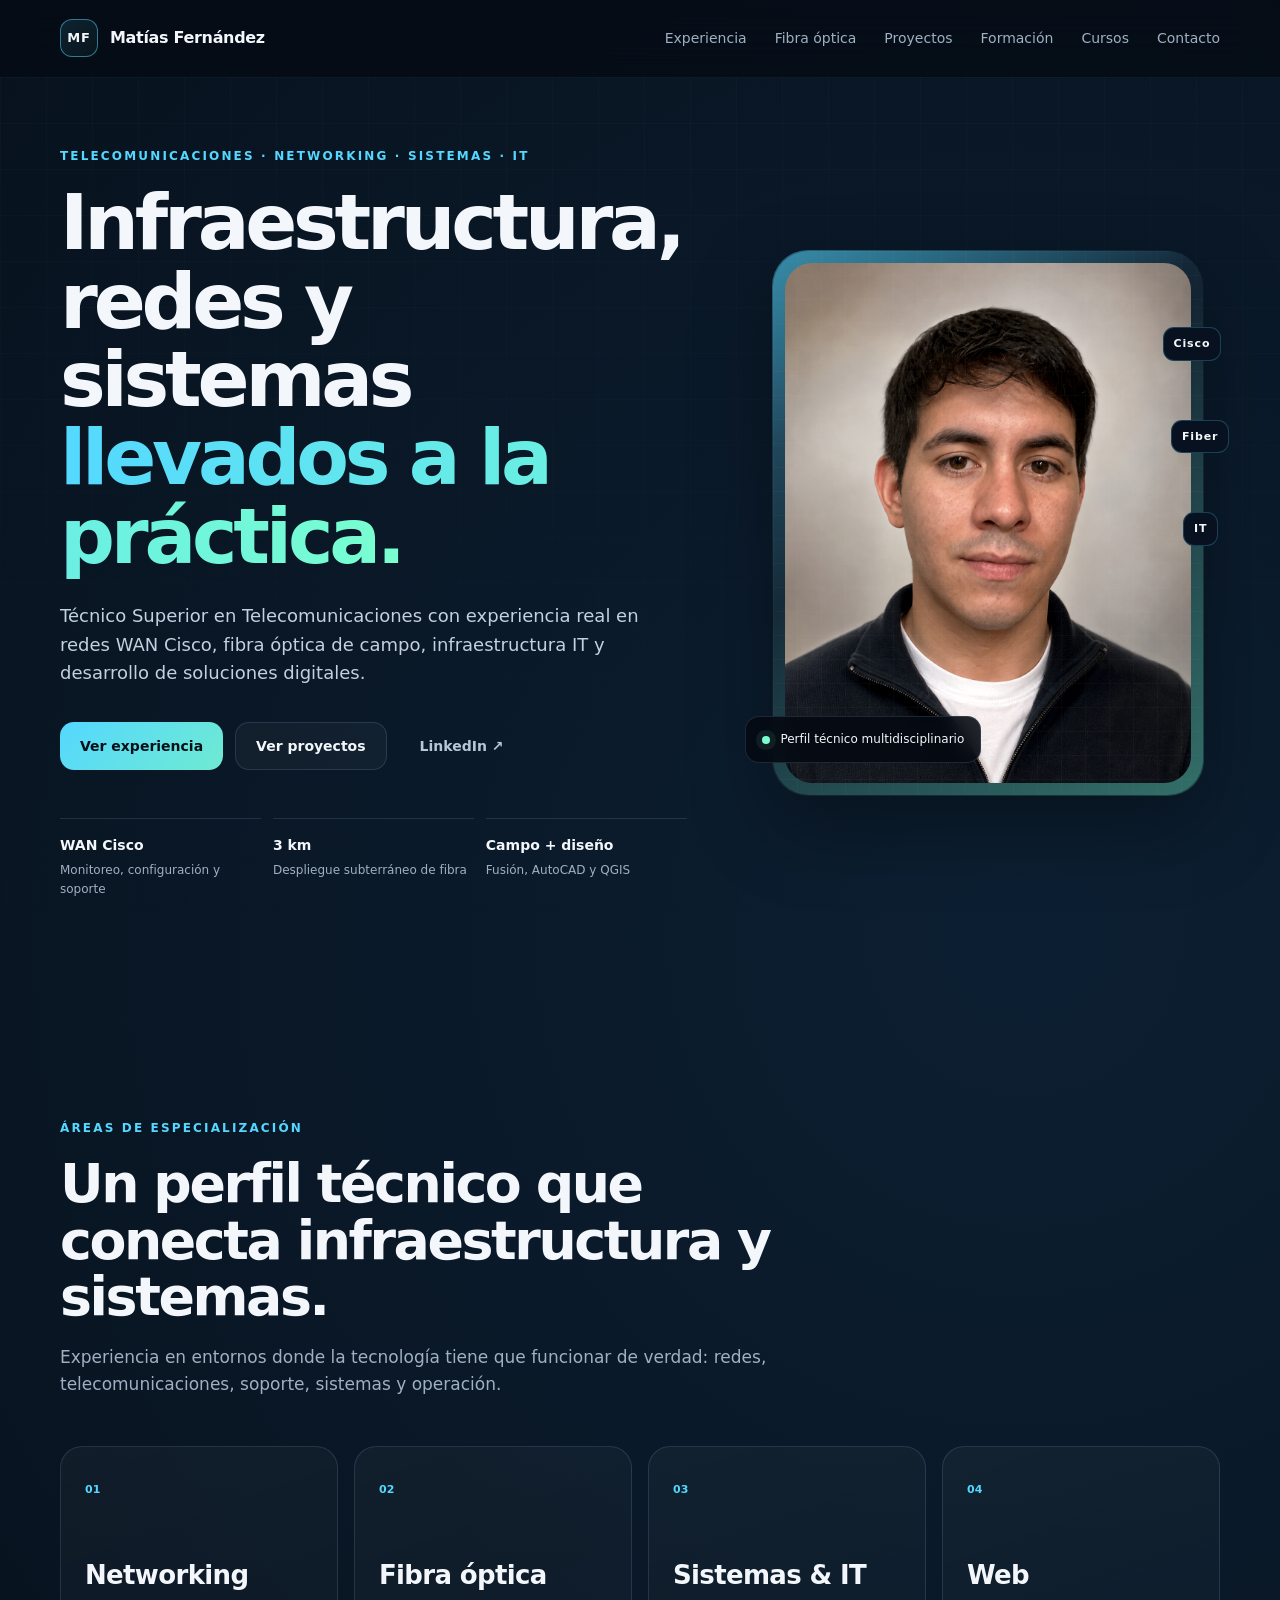
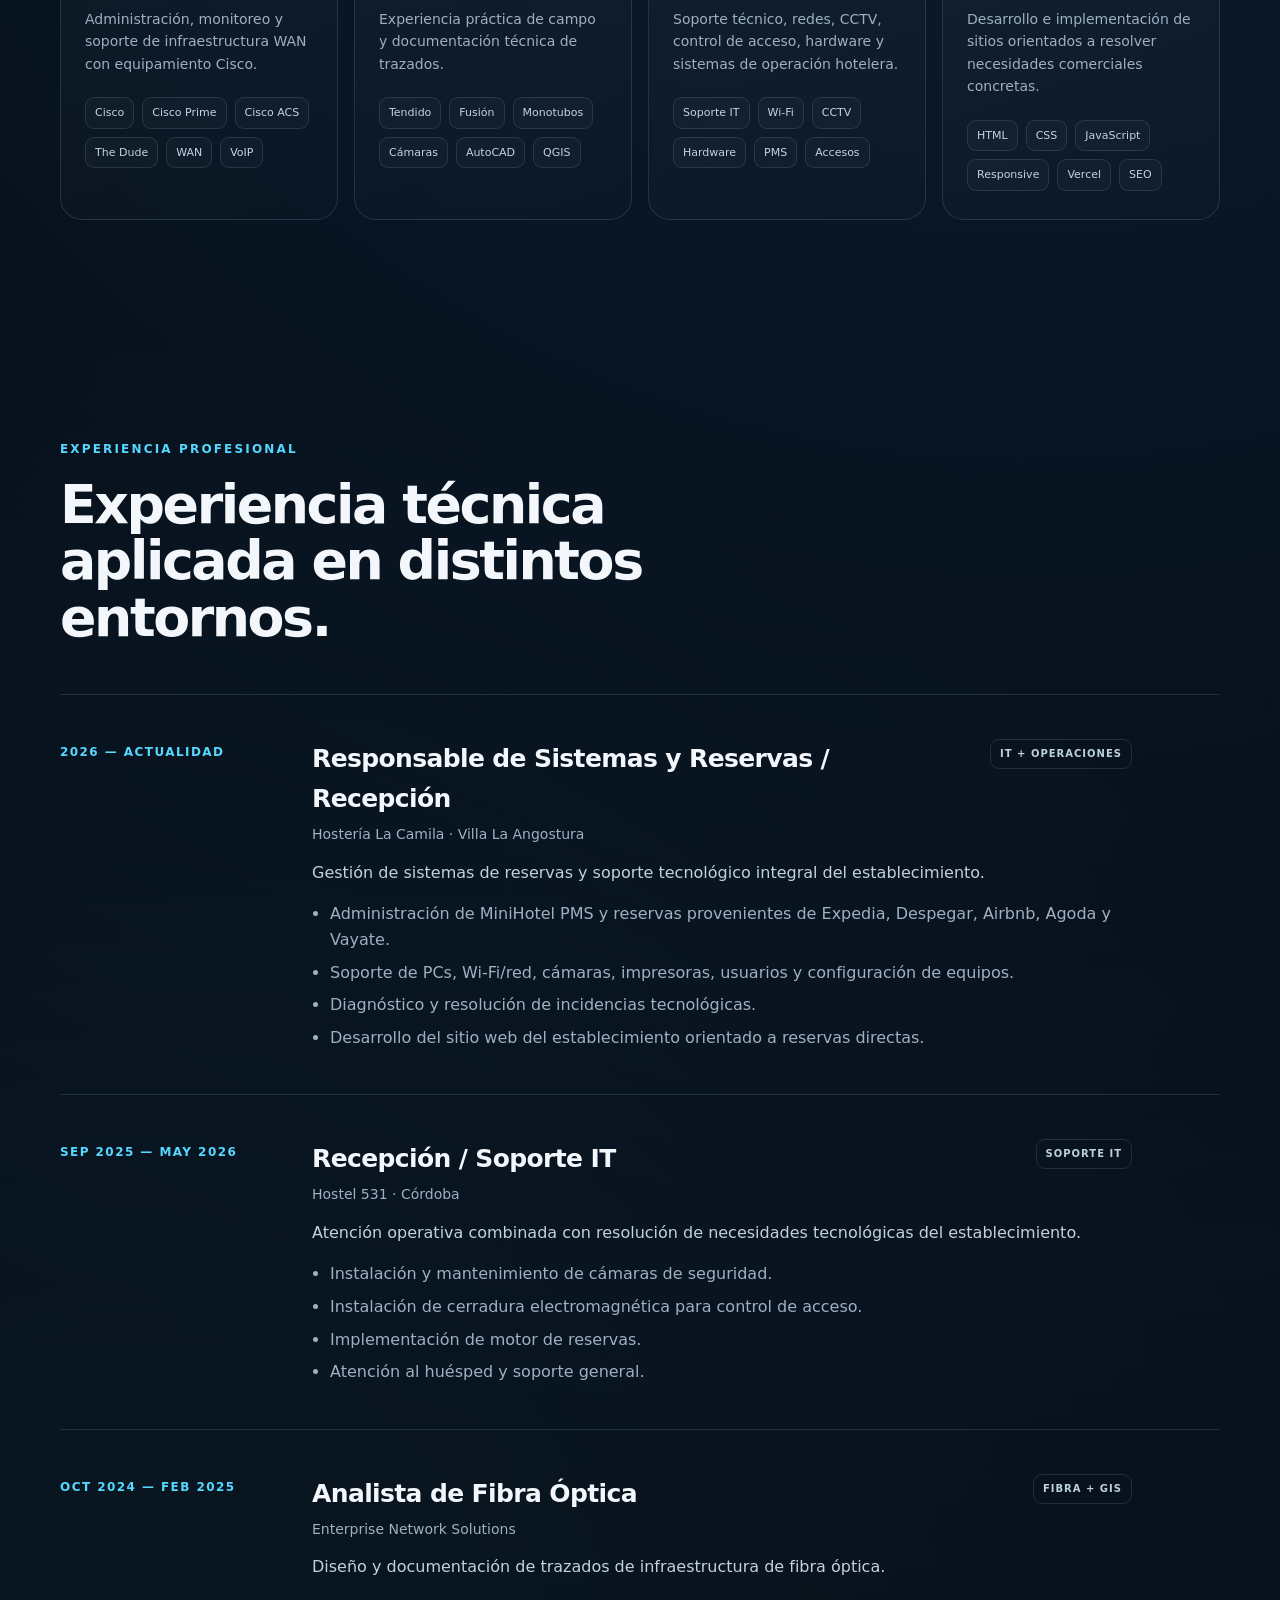
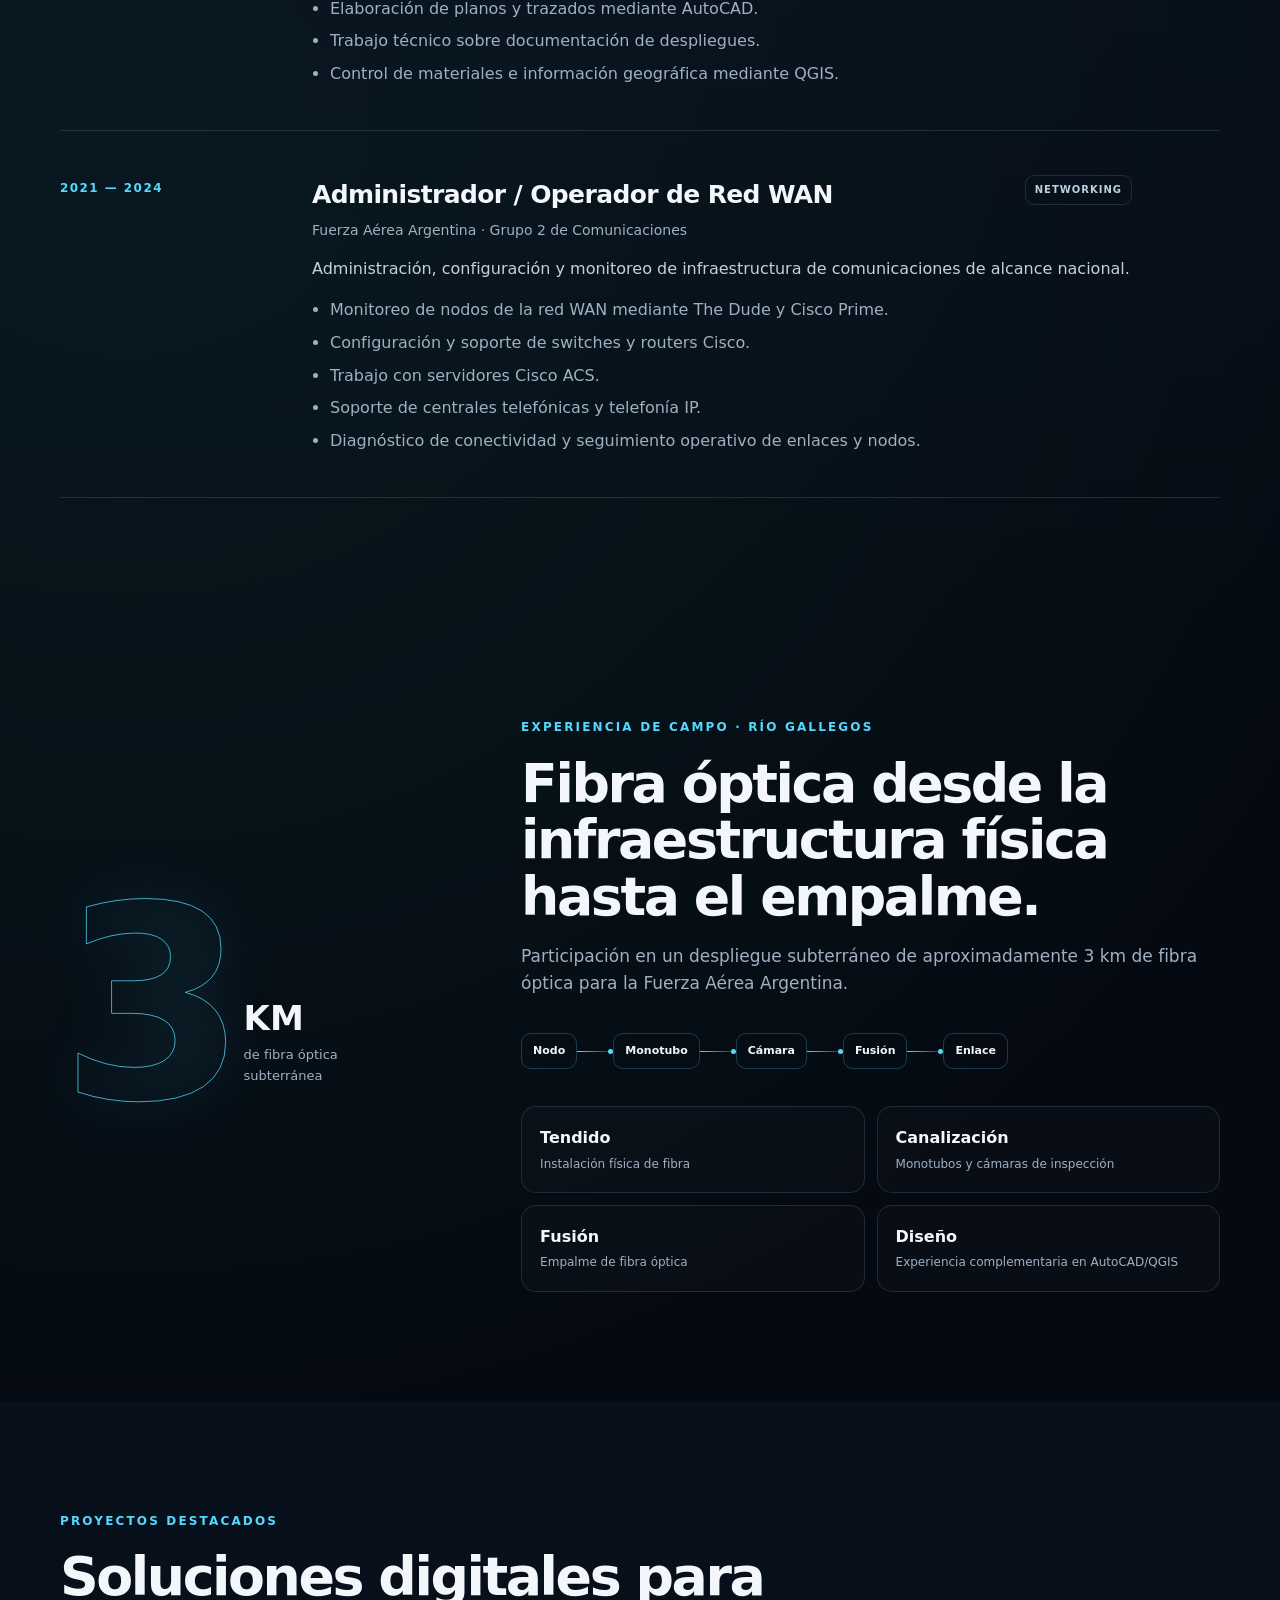
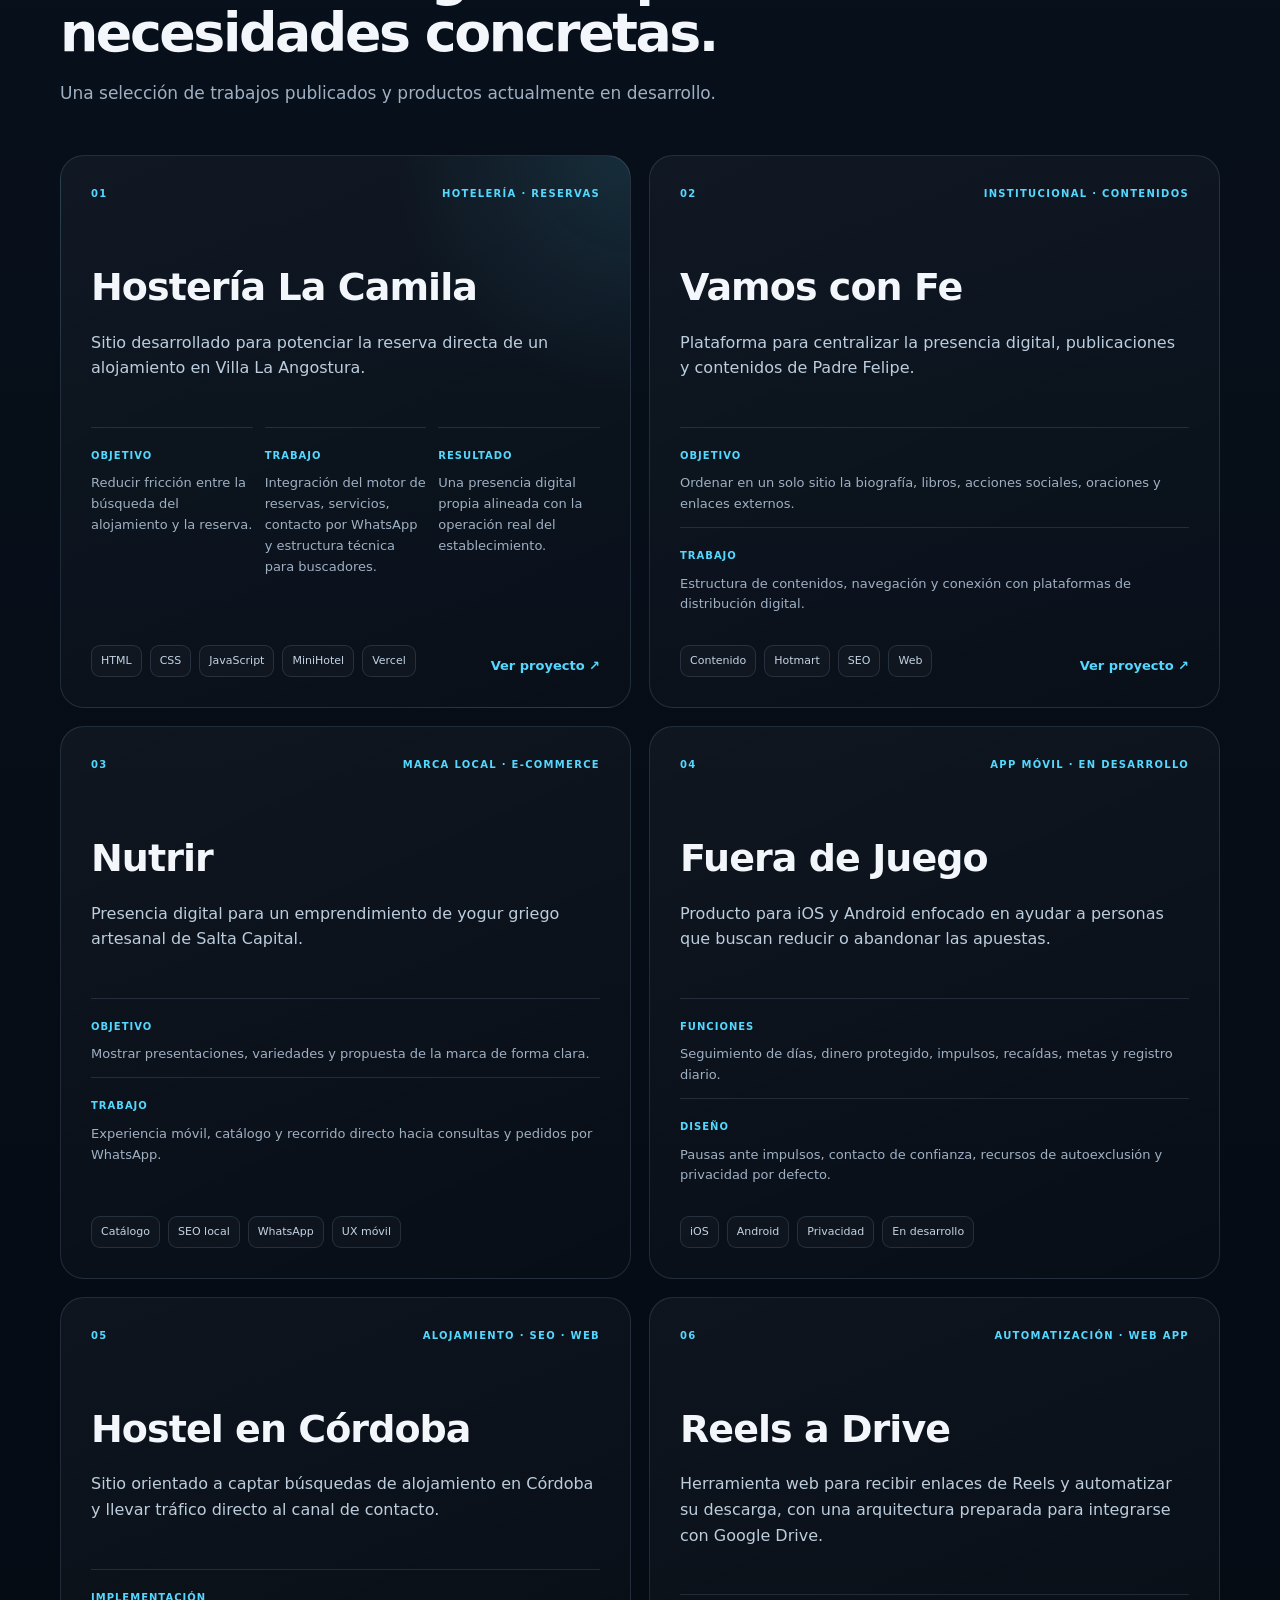
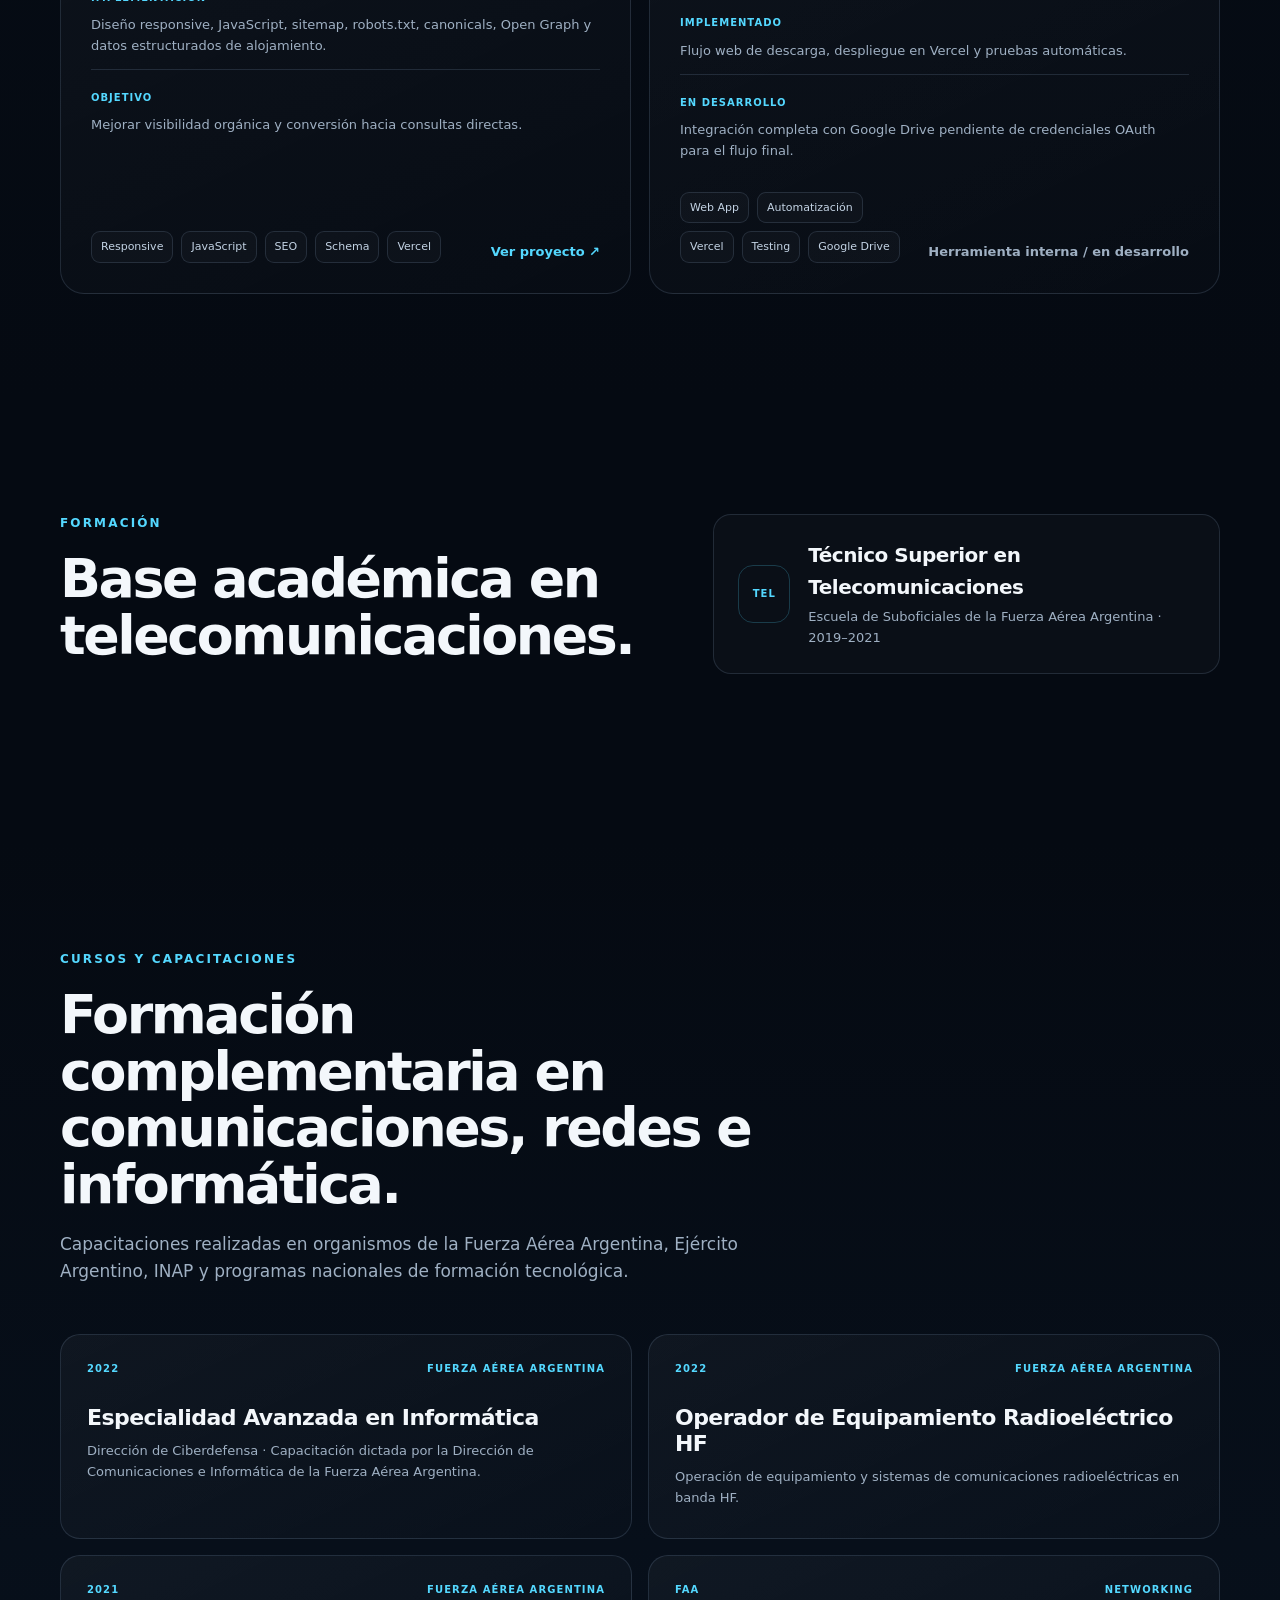
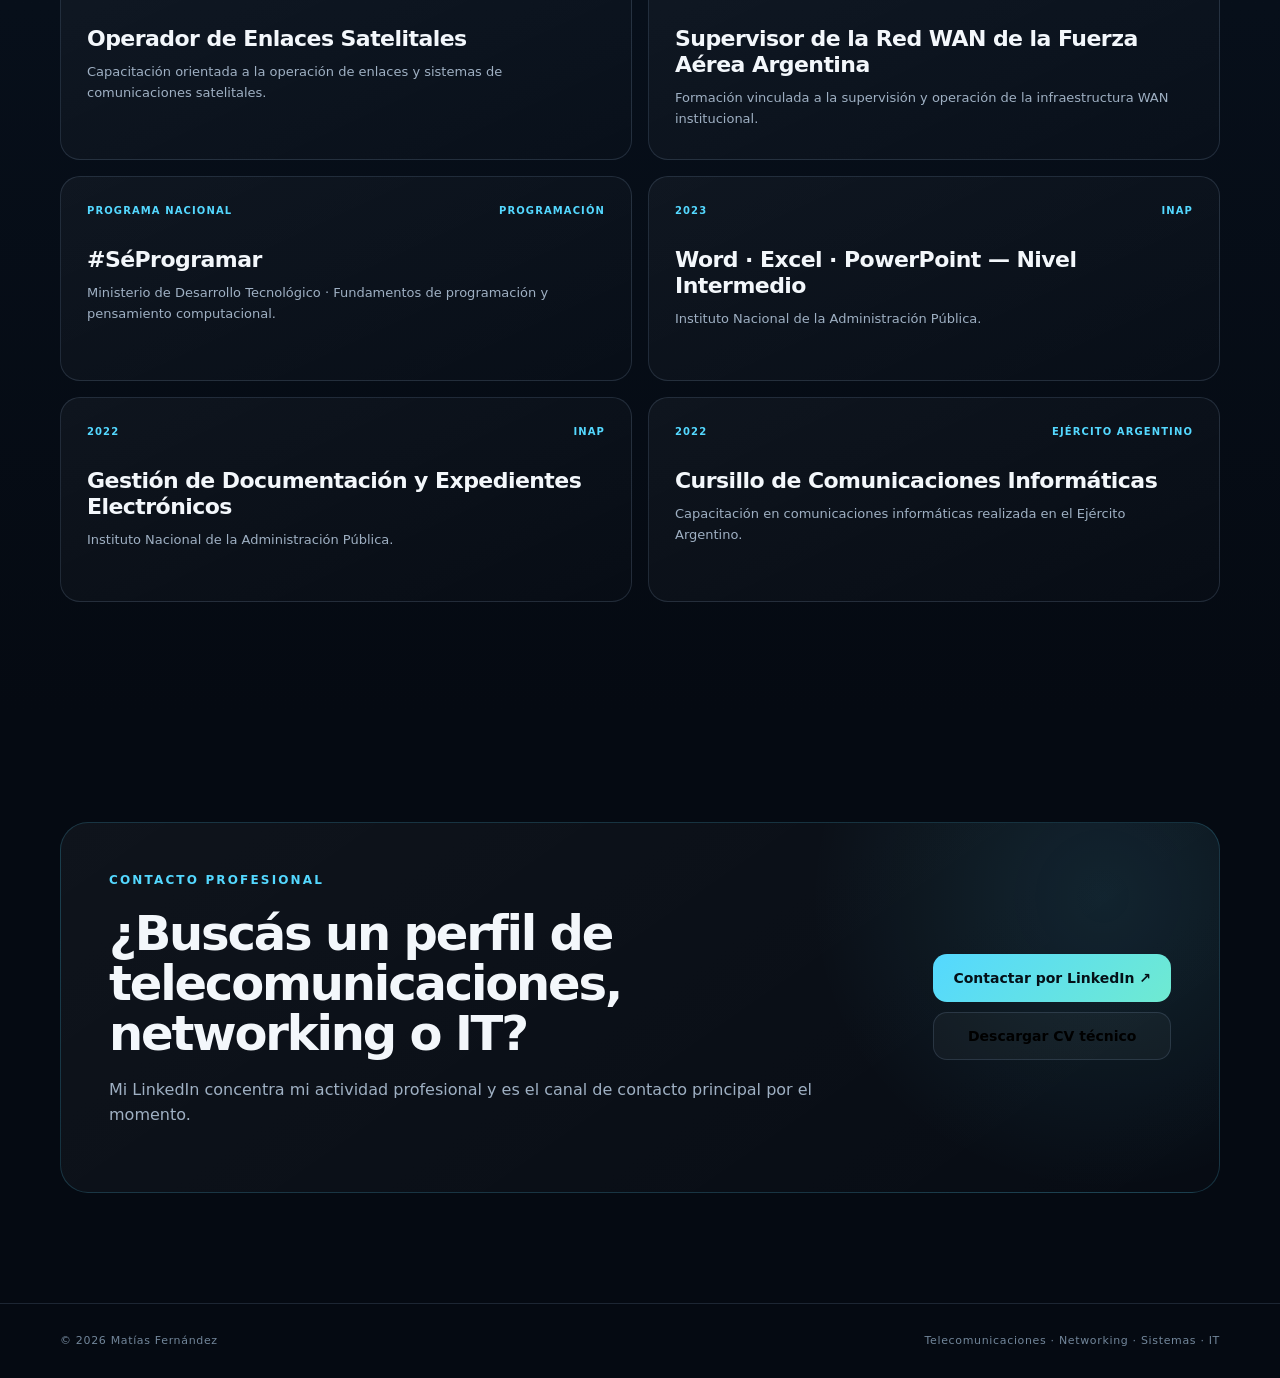
<file: index.html>
<!doctype html>
<html lang="es">
<head>
  <meta charset="utf-8" />
  <meta name="viewport" content="width=device-width,initial-scale=1" />
  <meta name="theme-color" content="#07111f" />
  <title>Matías Fernández | Telecomunicaciones, Networking, Sistemas & IT</title>
  <meta name="description" content="Técnico Superior en Telecomunicaciones con experiencia en redes WAN Cisco, fibra óptica, infraestructura IT, soporte técnico y desarrollo web." />
  <meta name="robots" content="index,follow,max-image-preview:large" />
  <meta property="og:type" content="website" />
  <meta property="og:title" content="Matías Fernández | Telecomunicaciones, Networking, Sistemas & IT" />
  <meta property="og:description" content="Redes WAN Cisco, fibra óptica, infraestructura IT, sistemas y desarrollo de soluciones web." />
  <meta property="og:image" content="assets/matias-fernandez.svg" />
  <meta name="twitter:card" content="summary_large_image" />
  <link rel="icon" href="assets/favicon.svg" type="image/svg+xml" />
  <link rel="stylesheet" href="styles.css" />
  <script type="application/ld+json">
  {
    "@context":"https://schema.org",
    "@type":"Person",
    "name":"Matías Fernández",
    "jobTitle":"Técnico Superior en Telecomunicaciones",
    "url":"",
    "sameAs":["https://www.linkedin.com/in/mat%C3%ADas-fernandez-555141250/"],
    "knowsAbout":["Networking","Cisco","WAN","Fibra óptica","AutoCAD","QGIS","Soporte IT","Sistemas","Desarrollo web"]
  }
  </script>
</head>
<body>
  <a class="skip-link" href="#contenido">Saltar al contenido</a>

  <header class="site-header" id="inicio">
    <div class="container nav-wrap">
      <a class="brand" href="#inicio" aria-label="Inicio">
        <span class="brand-mark">MF</span>
        <span class="brand-text">Matías Fernández</span>
      </a>
      <button class="menu-toggle" aria-label="Abrir menú" aria-expanded="false">
        <span></span><span></span><span></span>
      </button>
      <nav class="nav" aria-label="Navegación principal">
        <a href="#experiencia">Experiencia</a>
        <a href="#fibra">Fibra óptica</a>
        <a href="#proyectos">Proyectos</a>
        <a href="#formacion">Formación</a>
        <a href="#contacto">Contacto</a>
      </nav>
    </div>
  </header>

  <main id="contenido">
    <section class="hero section-shell">
      <div class="hero-grid container">
        <div class="hero-copy reveal">
          <p class="eyebrow">TELECOMUNICACIONES · NETWORKING · SISTEMAS · IT</p>
          <h1>Infraestructura, redes y sistemas <span>llevados a la práctica.</span></h1>
          <p class="hero-lead">Técnico Superior en Telecomunicaciones con experiencia real en redes WAN Cisco, fibra óptica de campo, infraestructura IT y desarrollo de soluciones digitales.</p>
          <div class="hero-actions">
            <a class="btn btn-primary" href="#experiencia">Ver experiencia</a>
            <a class="btn btn-secondary" href="#proyectos">Ver proyectos</a>
            <a class="btn btn-ghost" href="https://www.linkedin.com/in/mat%C3%ADas-fernandez-555141250/" target="_blank" rel="noopener noreferrer">LinkedIn ↗</a>
          </div>
          <div class="hero-proof" aria-label="Resumen profesional">
            <div><strong>WAN Cisco</strong><span>Monitoreo, configuración y soporte</span></div>
            <div><strong>3 km</strong><span>Despliegue subterráneo de fibra</span></div>
            <div><strong>Campo + diseño</strong><span>Fusión, AutoCAD y QGIS</span></div>
          </div>
        </div>

        <div class="hero-visual reveal">
          <div class="portrait-frame">
            <div class="portrait-grid"></div>
            <img src="assets/matias-fernandez.svg" alt="Retrato profesional de Matías Fernández" width="600" height="750" fetchpriority="high" />
            <div class="status-card">
              <span class="status-dot"></span>
              <span>Perfil técnico multidisciplinario</span>
            </div>
            <div class="tech-chip chip-1">Cisco</div>
            <div class="tech-chip chip-2">Fiber</div>
            <div class="tech-chip chip-3">IT</div>
          </div>
        </div>
      </div>
    </section>

    <section class="specialties section-shell" id="especialidades">
      <div class="container">
        <div class="section-heading reveal">
          <p class="eyebrow">ÁREAS DE ESPECIALIZACIÓN</p>
          <h2>Un perfil técnico que conecta infraestructura y sistemas.</h2>
          <p>Experiencia en entornos donde la tecnología tiene que funcionar de verdad: redes, telecomunicaciones, soporte, sistemas y operación.</p>
        </div>
        <div class="cards-grid">
          <article class="skill-card reveal">
            <span class="card-index">01</span>
            <h3>Networking</h3>
            <p>Administración, monitoreo y soporte de infraestructura WAN con equipamiento Cisco.</p>
            <ul class="tag-list"><li>Cisco</li><li>Cisco Prime</li><li>Cisco ACS</li><li>The Dude</li><li>WAN</li><li>VoIP</li></ul>
          </article>
          <article class="skill-card reveal">
            <span class="card-index">02</span>
            <h3>Fibra óptica</h3>
            <p>Experiencia práctica de campo y documentación técnica de trazados.</p>
            <ul class="tag-list"><li>Tendido</li><li>Fusión</li><li>Monotubos</li><li>Cámaras</li><li>AutoCAD</li><li>QGIS</li></ul>
          </article>
          <article class="skill-card reveal">
            <span class="card-index">03</span>
            <h3>Sistemas & IT</h3>
            <p>Soporte técnico, redes, CCTV, control de acceso, hardware y sistemas de operación hotelera.</p>
            <ul class="tag-list"><li>Soporte IT</li><li>Wi-Fi</li><li>CCTV</li><li>Hardware</li><li>PMS</li><li>Accesos</li></ul>
          </article>
          <article class="skill-card reveal">
            <span class="card-index">04</span>
            <h3>Web</h3>
            <p>Desarrollo e implementación de sitios orientados a resolver necesidades comerciales concretas.</p>
            <ul class="tag-list"><li>HTML</li><li>CSS</li><li>JavaScript</li><li>Responsive</li><li>Vercel</li><li>SEO</li></ul>
          </article>
        </div>
      </div>
    </section>

    <section class="experience section-shell" id="experiencia">
      <div class="container">
        <div class="section-heading reveal">
          <p class="eyebrow">EXPERIENCIA PROFESIONAL</p>
          <h2>Experiencia técnica aplicada en distintos entornos.</h2>
        </div>
        <div class="timeline">
          <article class="timeline-item reveal">
            <div class="timeline-date">2026 — ACTUALIDAD</div>
            <div class="timeline-body">
              <div class="role-head"><div><h3>Responsable de Sistemas y Reservas / Recepción</h3><p>Hostería La Camila · Villa La Angostura</p></div><span class="role-badge">IT + OPERACIONES</span></div>
              <p>Gestión de sistemas de reservas y soporte tecnológico integral del establecimiento.</p>
              <ul>
                <li>Administración de MiniHotel PMS y reservas provenientes de Expedia, Despegar, Airbnb, Agoda y Vayate.</li>
                <li>Soporte de PCs, Wi-Fi/red, cámaras, impresoras, usuarios y configuración de equipos.</li>
                <li>Diagnóstico y resolución de incidencias tecnológicas.</li>
                <li>Desarrollo del sitio web del establecimiento orientado a reservas directas.</li>
              </ul>
            </div>
          </article>

          <article class="timeline-item reveal">
            <div class="timeline-date">SEP 2025 — MAY 2026</div>
            <div class="timeline-body">
              <div class="role-head"><div><h3>Recepción / Soporte IT</h3><p>Hostel 531 · Córdoba</p></div><span class="role-badge">SOPORTE IT</span></div>
              <p>Atención operativa combinada con resolución de necesidades tecnológicas del establecimiento.</p>
              <ul>
                <li>Instalación y mantenimiento de cámaras de seguridad.</li>
                <li>Instalación de cerradura electromagnética para control de acceso.</li>
                <li>Implementación de motor de reservas.</li>
                <li>Atención al huésped y soporte general.</li>
              </ul>
            </div>
          </article>

          <article class="timeline-item reveal">
            <div class="timeline-date">OCT 2024 — FEB 2025</div>
            <div class="timeline-body">
              <div class="role-head"><div><h3>Analista de Fibra Óptica</h3><p>Enterprise Network Solutions</p></div><span class="role-badge">FIBRA + GIS</span></div>
              <p>Diseño y documentación de trazados de infraestructura de fibra óptica.</p>
              <ul>
                <li>Elaboración de planos y trazados mediante AutoCAD.</li>
                <li>Trabajo técnico sobre documentación de despliegues.</li>
                <li>Control de materiales e información geográfica mediante QGIS.</li>
              </ul>
            </div>
          </article>

          <article class="timeline-item reveal">
            <div class="timeline-date">2021 — 2024</div>
            <div class="timeline-body">
              <div class="role-head"><div><h3>Administrador / Operador de Red WAN</h3><p>Fuerza Aérea Argentina · Grupo 2 de Comunicaciones</p></div><span class="role-badge">NETWORKING</span></div>
              <p>Administración, configuración y monitoreo de infraestructura de comunicaciones de alcance nacional.</p>
              <ul>
                <li>Monitoreo de nodos de la red WAN mediante The Dude y Cisco Prime.</li>
                <li>Configuración y soporte de switches y routers Cisco.</li>
                <li>Trabajo con servidores Cisco ACS.</li>
                <li>Soporte de centrales telefónicas y telefonía IP.</li>
                <li>Diagnóstico de conectividad y seguimiento operativo de enlaces y nodos.</li>
              </ul>
            </div>
          </article>
        </div>
      </div>
    </section>

    <section class="fiber-feature section-shell" id="fibra">
      <div class="container fiber-grid">
        <div class="fiber-number reveal">
          <span class="big-number">3</span>
          <div><strong>KM</strong><span>de fibra óptica subterránea</span></div>
        </div>
        <div class="fiber-copy reveal">
          <p class="eyebrow">EXPERIENCIA DE CAMPO · RÍO GALLEGOS</p>
          <h2>Fibra óptica desde la infraestructura física hasta el empalme.</h2>
          <p>Participación en un despliegue subterráneo de aproximadamente 3 km de fibra óptica para la Fuerza Aérea Argentina.</p>
          <div class="fiber-path" aria-label="Etapas del despliegue de fibra óptica">
            <span>Nodo</span><i></i><span>Monotubo</span><i></i><span>Cámara</span><i></i><span>Fusión</span><i></i><span>Enlace</span>
          </div>
          <div class="fiber-details">
            <div><strong>Tendido</strong><span>Instalación física de fibra</span></div>
            <div><strong>Canalización</strong><span>Monotubos y cámaras de inspección</span></div>
            <div><strong>Fusión</strong><span>Empalme de fibra óptica</span></div>
            <div><strong>Diseño</strong><span>Experiencia complementaria en AutoCAD/QGIS</span></div>
          </div>
        </div>
      </div>
    </section>

    <section class="projects section-shell" id="proyectos">
      <div class="container">
        <div class="section-heading reveal">
          <p class="eyebrow">PROYECTOS DESTACADOS</p>
          <h2>Soluciones digitales para necesidades concretas.</h2>
          <p>Una selección de trabajos publicados y productos actualmente en desarrollo.</p>
        </div>
        <div class="project-grid">
          <article class="project-card project-featured reveal">
            <div class="project-topline"><span>01</span><span>HOTELERÍA · RESERVAS</span></div>
            <h3>Hostería La Camila</h3>
            <p class="project-intro">Sitio desarrollado para potenciar la reserva directa de un alojamiento en Villa La Angostura.</p>
            <div class="case-grid">
              <div><span>Objetivo</span><p>Reducir fricción entre la búsqueda del alojamiento y la reserva.</p></div>
              <div><span>Trabajo</span><p>Integración del motor de reservas, servicios, contacto por WhatsApp y estructura técnica para buscadores.</p></div>
              <div><span>Resultado</span><p>Una presencia digital propia alineada con la operación real del establecimiento.</p></div>
            </div>
            <div class="project-footer">
              <ul class="tag-list"><li>HTML</li><li>CSS</li><li>JavaScript</li><li>MiniHotel</li><li>Vercel</li></ul>
              <a class="text-link" href="https://hosteria-la-camila-web.vercel.app/es" target="_blank" rel="noopener noreferrer">Ver proyecto ↗</a>
            </div>
          </article>

          <article class="project-card reveal">
            <div class="project-topline"><span>02</span><span>INSTITUCIONAL · CONTENIDOS</span></div>
            <h3>Vamos con Fe</h3>
            <p class="project-intro">Plataforma para centralizar la presencia digital, publicaciones y contenidos de Padre Felipe.</p>
            <div class="case-grid compact">
              <div><span>Objetivo</span><p>Ordenar en un solo sitio la biografía, libros, acciones sociales, oraciones y enlaces externos.</p></div>
              <div><span>Trabajo</span><p>Estructura de contenidos, navegación y conexión con plataformas de distribución digital.</p></div>
            </div>
            <div class="project-footer">
              <ul class="tag-list"><li>Contenido</li><li>Hotmart</li><li>SEO</li><li>Web</li></ul>
              <a class="text-link" href="https://vamosconfe.com" target="_blank" rel="noopener noreferrer">Ver proyecto ↗</a>
            </div>
          </article>

          <article class="project-card reveal">
            <div class="project-topline"><span>03</span><span>MARCA LOCAL · E-COMMERCE</span></div>
            <h3>Nutrir</h3>
            <p class="project-intro">Presencia digital para un emprendimiento de yogur griego artesanal de Salta Capital.</p>
            <div class="case-grid compact">
              <div><span>Objetivo</span><p>Mostrar presentaciones, variedades y propuesta de la marca de forma clara.</p></div>
              <div><span>Trabajo</span><p>Experiencia móvil, catálogo y recorrido directo hacia consultas y pedidos por WhatsApp.</p></div>
            </div>
            <div class="project-footer">
              <ul class="tag-list"><li>Catálogo</li><li>SEO local</li><li>WhatsApp</li><li>UX móvil</li></ul>
            </div>
          </article>

          <article class="project-card reveal">
            <div class="project-topline"><span>04</span><span>APP MÓVIL · EN DESARROLLO</span></div>
            <h3>Fuera de Juego</h3>
            <p class="project-intro">Producto para iOS y Android enfocado en ayudar a personas que buscan reducir o abandonar las apuestas.</p>
            <div class="case-grid compact">
              <div><span>Funciones</span><p>Seguimiento de días, dinero protegido, impulsos, recaídas, metas y registro diario.</p></div>
              <div><span>Diseño</span><p>Pausas ante impulsos, contacto de confianza, recursos de autoexclusión y privacidad por defecto.</p></div>
            </div>
            <div class="project-footer">
              <ul class="tag-list"><li>iOS</li><li>Android</li><li>Privacidad</li><li>En desarrollo</li></ul>
            </div>
          </article>
        </div>
      </div>
    </section>

    <section class="education section-shell" id="formacion">
      <div class="container education-grid">
        <div class="section-heading reveal">
          <p class="eyebrow">FORMACIÓN</p>
          <h2>Base académica en telecomunicaciones.</h2>
        </div>
        <div class="education-list reveal">
          <article>
            <span class="edu-icon">TEL</span>
            <div><h3>Técnico Superior en Telecomunicaciones</h3><p>Escuela de Suboficiales de la Fuerza Aérea Argentina · 2019–2021</p></div>
          </article>
        </div>
      </div>
    </section>

    <section class="contact section-shell" id="contacto">
      <div class="container contact-card reveal">
        <div>
          <p class="eyebrow">CONTACTO PROFESIONAL</p>
          <h2>¿Buscás un perfil de telecomunicaciones, networking o IT?</h2>
          <p>Mi LinkedIn concentra mi actividad profesional y es el canal de contacto principal por el momento.</p>
        </div>
        <div class="contact-actions">
          <a class="btn btn-primary" href="https://www.linkedin.com/in/mat%C3%ADas-fernandez-555141250/" target="_blank" rel="noopener noreferrer">Contactar por LinkedIn ↗</a>
          <button class="btn btn-secondary" type="button" data-cv>CV en actualización</button>
        </div>
      </div>
    </section>
  </main>

  <footer class="footer">
    <div class="container footer-wrap">
      <span>© <span id="year"></span> Matías Fernández</span>
      <span>Telecomunicaciones · Networking · Sistemas · IT</span>
    </div>
  </footer>

  <div class="toast" role="status" aria-live="polite">El CV está siendo actualizado.</div>
  <script src="script.js" defer></script>
  <!-- profile-photo-refresh -->
</body>
</html>
</file>
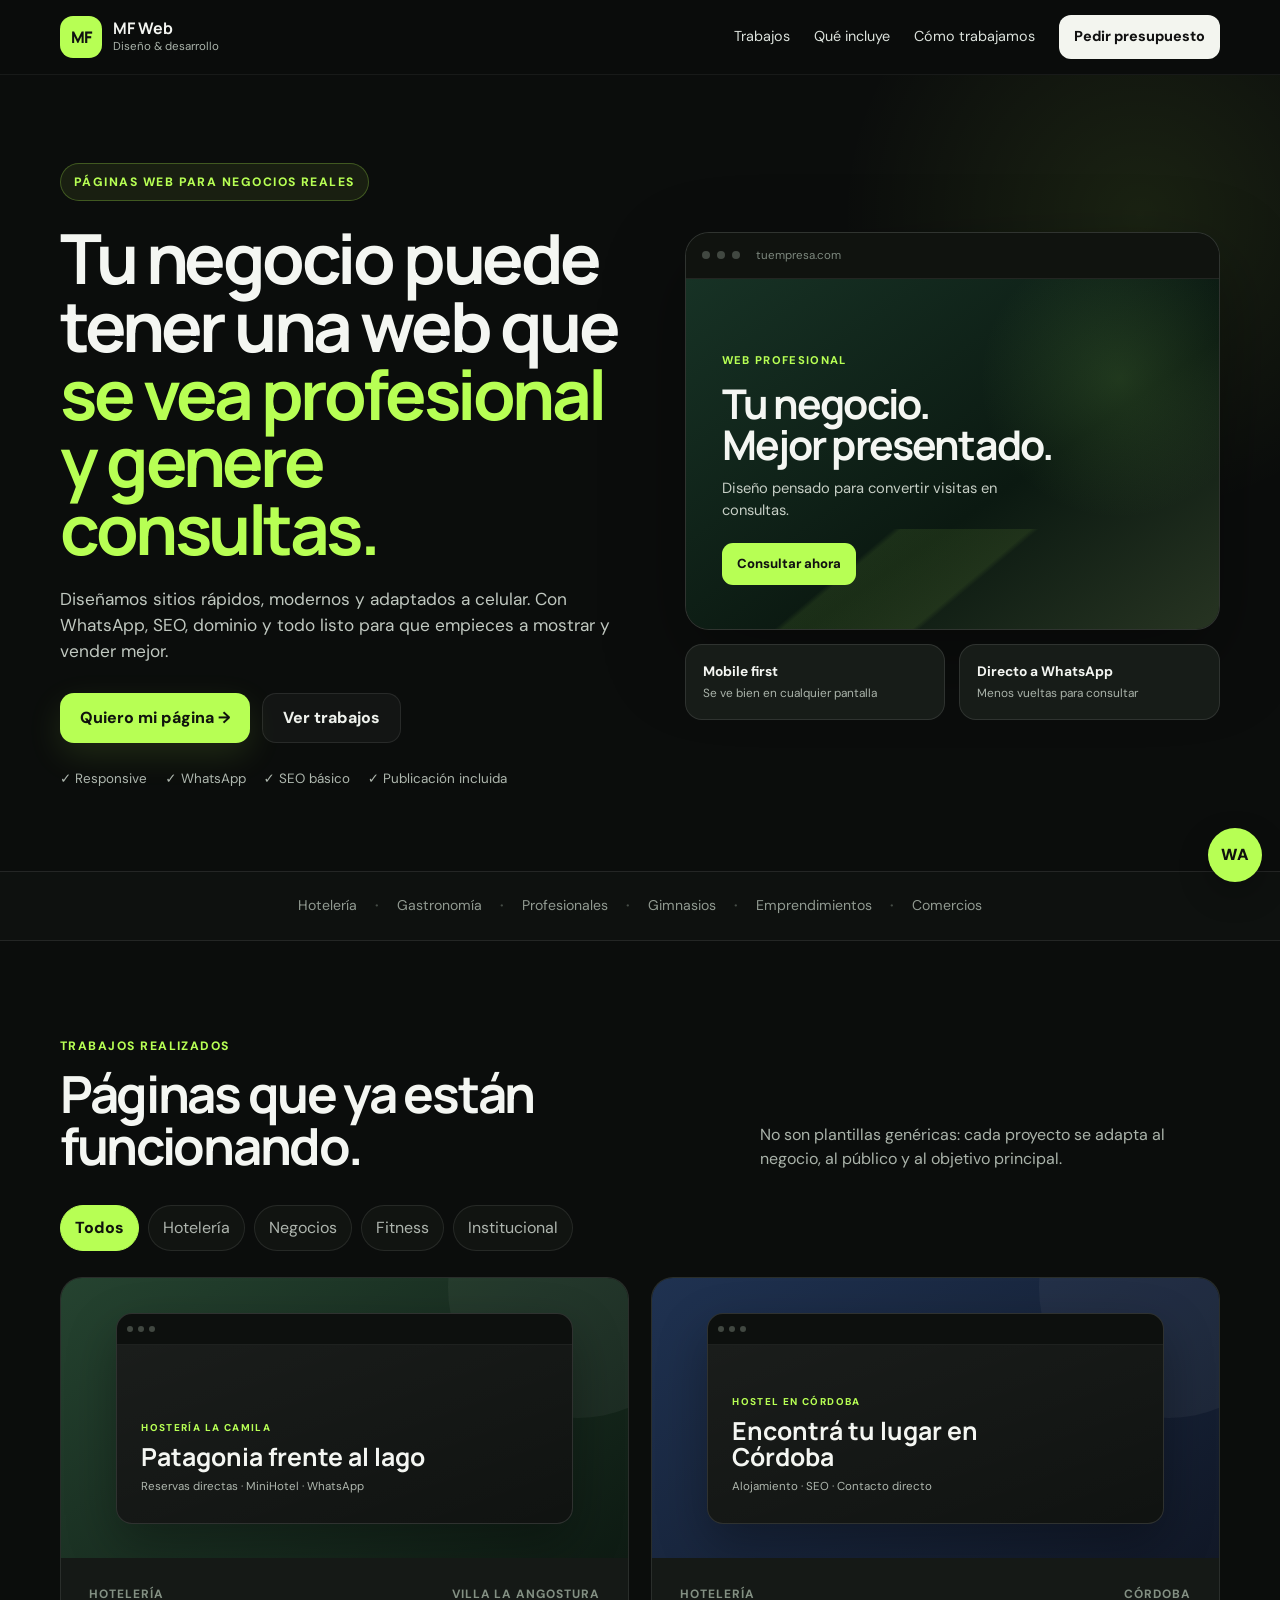
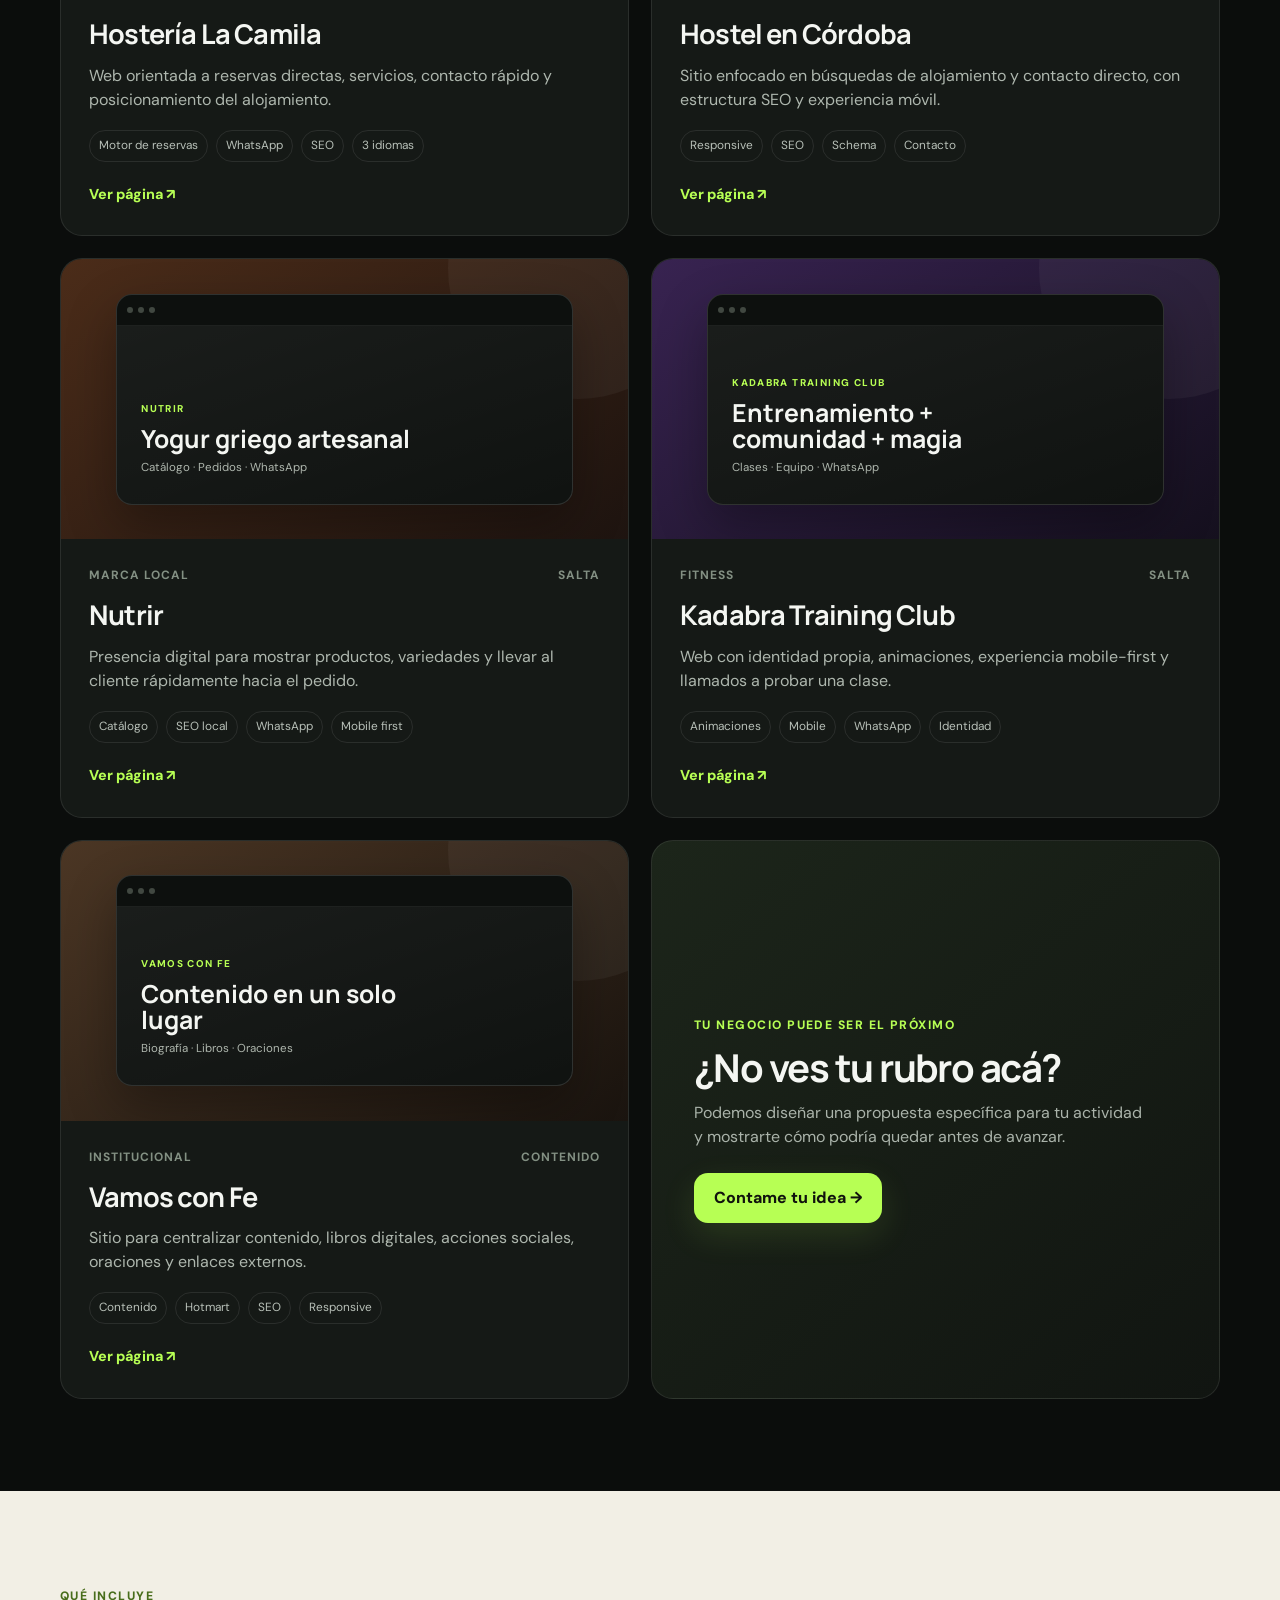
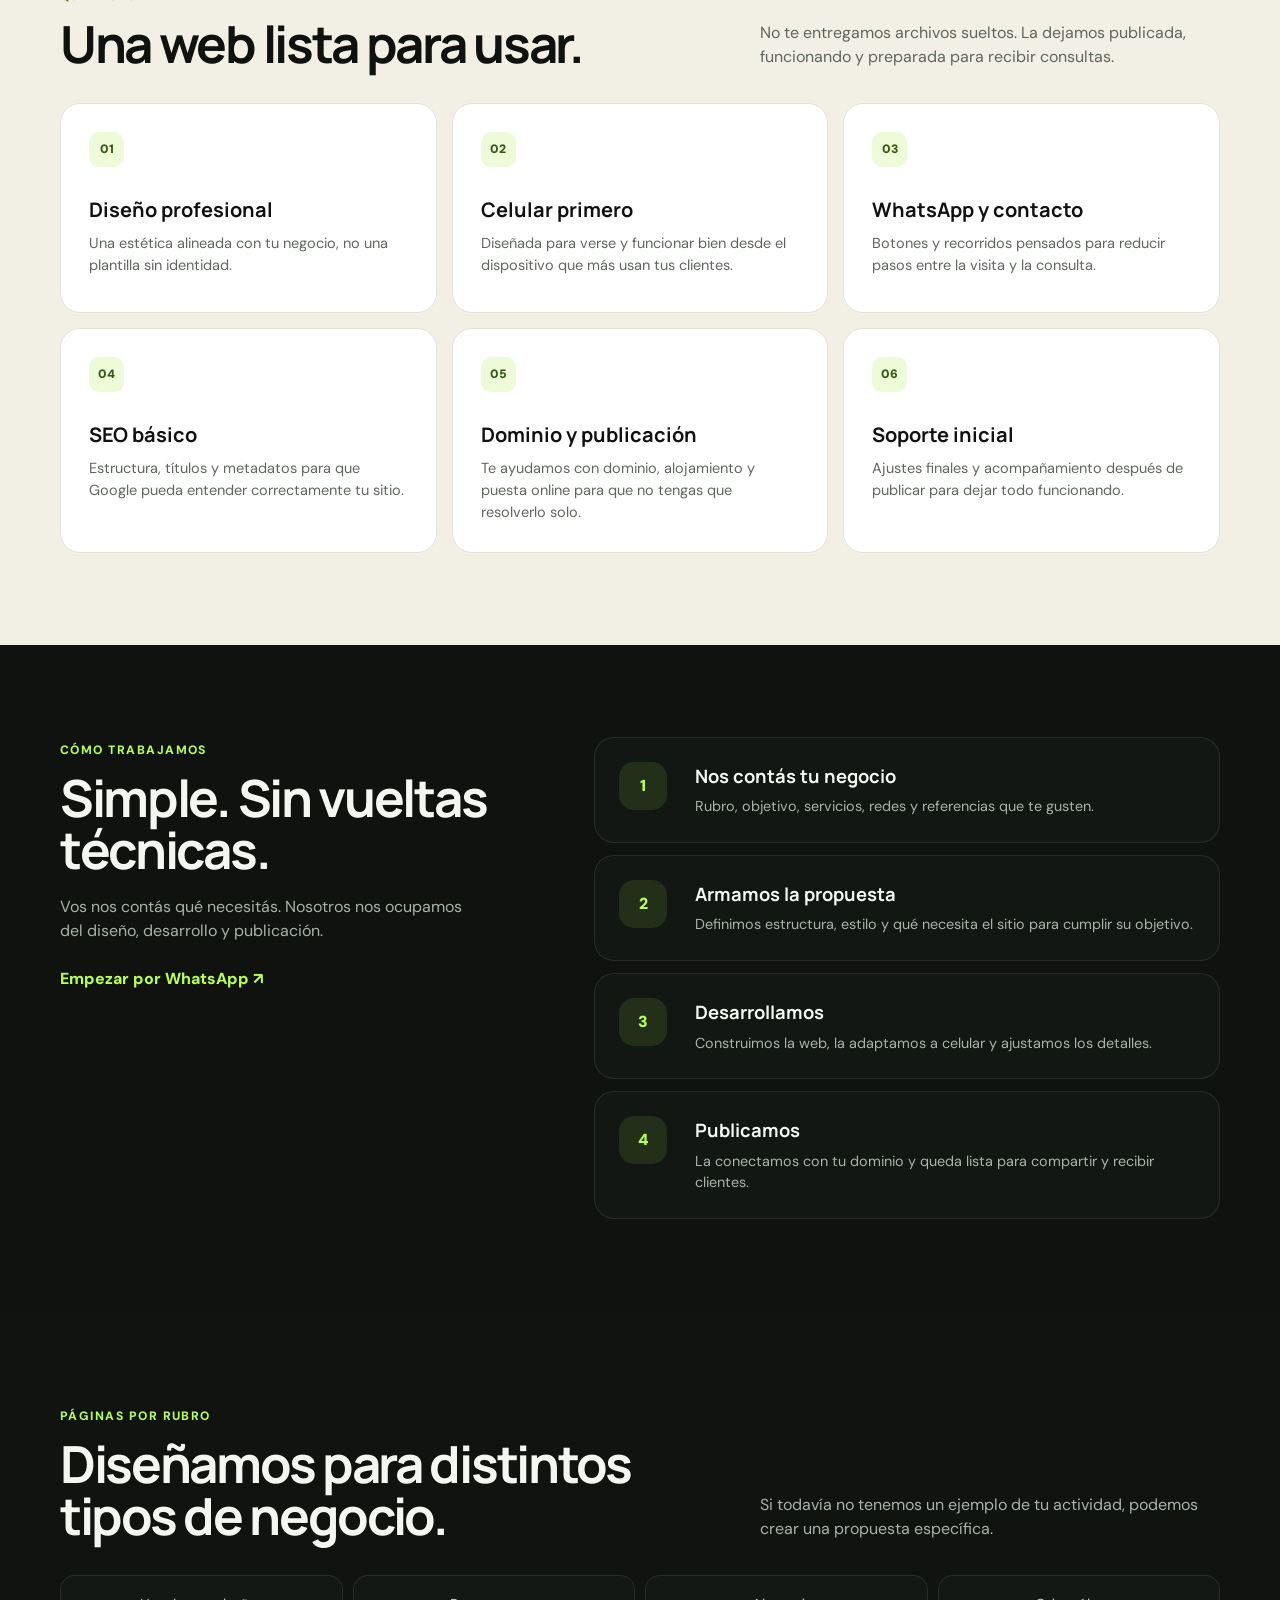
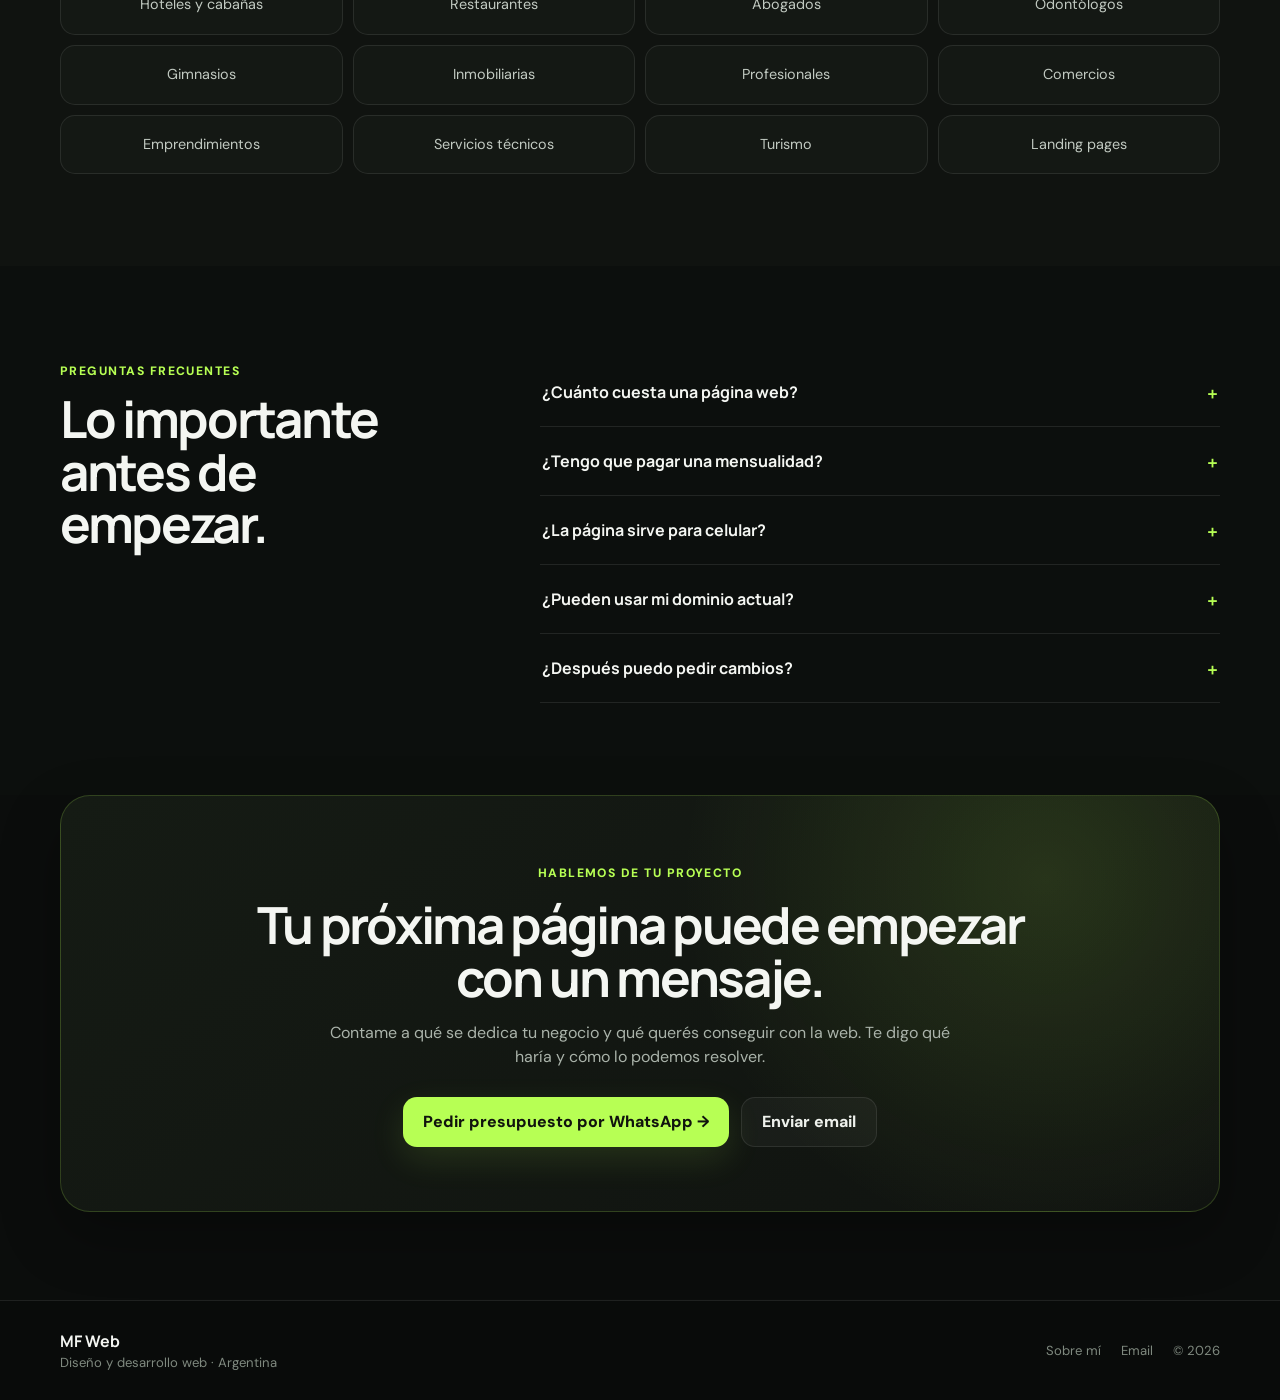
<file: web/index.html>
<!doctype html>
<html lang="es">
<head>
  <meta charset="utf-8" />
  <meta name="viewport" content="width=device-width,initial-scale=1" />
  <meta name="theme-color" content="#0b0d0c" />
  <title>MF Web | Páginas web para negocios</title>
  <meta name="description" content="Diseño y desarrollo de páginas web para negocios, profesionales, hoteles, gimnasios y emprendimientos. Sitios rápidos, adaptados a celular, con WhatsApp y SEO." />
  <meta name="robots" content="index,follow,max-image-preview:large" />
  <meta property="og:type" content="website" />
  <meta property="og:title" content="MF Web | Páginas web que ayudan a vender" />
  <meta property="og:description" content="Sitios profesionales, rápidos y pensados para convertir visitas en consultas." />
  <link rel="preconnect" href="https://fonts.googleapis.com" />
  <link rel="preconnect" href="https://fonts.gstatic.com" crossorigin />
  <link href="https://fonts.googleapis.com/css2?family=DM+Sans:wght@400;500;600;700&family=Manrope:wght@600;700;800&display=swap" rel="stylesheet" />
  <link rel="stylesheet" href="styles.css?v=32217b" />
</head>
<body>
  <header class="site-header">
    <div class="container nav-wrap">
      <a class="brand" href="#inicio" aria-label="MF Web - Inicio">
        <span class="brand-mark">MF</span>
        <span class="brand-copy"><strong>MF Web</strong><small>Diseño & desarrollo</small></span>
      </a>
      <button class="menu-toggle" type="button" aria-expanded="false" aria-controls="nav">☰</button>
      <nav id="nav" class="nav">
        <a href="#trabajos">Trabajos</a>
        <a href="#servicios">Qué incluye</a>
        <a href="#proceso">Cómo trabajamos</a>
        <a class="nav-cta" href="https://wa.me/5493876298276?text=Hola%20Mat%C3%ADas%2C%20quiero%20consultar%20por%20una%20p%C3%A1gina%20web" target="_blank" rel="noopener noreferrer">Pedir presupuesto</a>
      </nav>
    </div>
  </header>

  <main>
    <section class="hero" id="inicio">
      <div class="container hero-grid">
        <div class="hero-copy reveal">
          <span class="pill">PÁGINAS WEB PARA NEGOCIOS REALES</span>
          <h1>Tu negocio puede tener una web que <span>se vea profesional y genere consultas.</span></h1>
          <p>Diseñamos sitios rápidos, modernos y adaptados a celular. Con WhatsApp, SEO, dominio y todo listo para que empieces a mostrar y vender mejor.</p>
          <div class="hero-actions">
            <a class="btn btn-primary" href="https://wa.me/5493876298276?text=Hola%20Mat%C3%ADas%2C%20quiero%20una%20p%C3%A1gina%20web%20para%20mi%20negocio" target="_blank" rel="noopener noreferrer">Quiero mi página →</a>
            <a class="btn btn-secondary" href="#trabajos">Ver trabajos</a>
          </div>
          <div class="trust-row">
            <span>✓ Responsive</span>
            <span>✓ WhatsApp</span>
            <span>✓ SEO básico</span>
            <span>✓ Publicación incluida</span>
          </div>
        </div>

        <div class="hero-showcase reveal" aria-label="Vista previa de proyectos">
          <div class="browser browser-main">
            <div class="browser-bar"><i></i><i></i><i></i><span>tuempresa.com</span></div>
            <div class="browser-screen demo-hotel">
              <div class="screen-badge">WEB PROFESIONAL</div>
              <h3>Tu negocio.<br />Mejor presentado.</h3>
              <p>Diseño pensado para convertir visitas en consultas.</p>
              <span class="fake-btn">Consultar ahora</span>
            </div>
          </div>
          <div class="mini-card mini-one"><strong>Mobile first</strong><span>Se ve bien en cualquier pantalla</span></div>
          <div class="mini-card mini-two"><strong>Directo a WhatsApp</strong><span>Menos vueltas para consultar</span></div>
        </div>
      </div>
    </section>

    <section class="logos-strip" aria-label="Tipos de clientes">
      <div class="container strip-inner">
        <span>Hotelería</span><b>·</b><span>Gastronomía</span><b>·</b><span>Profesionales</span><b>·</b><span>Gimnasios</span><b>·</b><span>Emprendimientos</span><b>·</b><span>Comercios</span>
      </div>
    </section>

    <section class="section" id="trabajos">
      <div class="container">
        <div class="section-head reveal">
          <div>
            <span class="eyebrow">TRABAJOS REALIZADOS</span>
            <h2>Páginas que ya están funcionando.</h2>
          </div>
          <p>No son plantillas genéricas: cada proyecto se adapta al negocio, al público y al objetivo principal.</p>
        </div>

        <div class="filters reveal" aria-label="Filtrar proyectos">
          <button class="filter is-active" data-filter="all">Todos</button>
          <button class="filter" data-filter="hoteleria">Hotelería</button>
          <button class="filter" data-filter="negocios">Negocios</button>
          <button class="filter" data-filter="fitness">Fitness</button>
          <button class="filter" data-filter="institucional">Institucional</button>
        </div>

        <div class="projects-grid">
          <article class="project-card reveal" data-category="hoteleria">
            <div class="project-visual visual-camila"><div class="mock-browser"><div class="mock-top"><i></i><i></i><i></i></div><div class="mock-screen"><span>HOSTERÍA LA CAMILA</span><strong>Patagonia frente al lago</strong><small>Reservas directas · MiniHotel · WhatsApp</small></div></div></div>
            <div class="project-body"><div class="project-meta"><span>Hotelería</span><span>Villa La Angostura</span></div><h3>Hostería La Camila</h3><p>Web orientada a reservas directas, servicios, contacto rápido y posicionamiento del alojamiento.</p><ul><li>Motor de reservas</li><li>WhatsApp</li><li>SEO</li><li>3 idiomas</li></ul><a href="https://hosteria-la-camila-web.vercel.app/es" target="_blank" rel="noopener noreferrer">Ver página ↗</a></div>
          </article>

          <article class="project-card reveal" data-category="hoteleria">
            <div class="project-visual visual-hostel"><div class="mock-browser"><div class="mock-top"><i></i><i></i><i></i></div><div class="mock-screen"><span>HOSTEL EN CÓRDOBA</span><strong>Encontrá tu lugar en Córdoba</strong><small>Alojamiento · SEO · Contacto directo</small></div></div></div>
            <div class="project-body"><div class="project-meta"><span>Hotelería</span><span>Córdoba</span></div><h3>Hostel en Córdoba</h3><p>Sitio enfocado en búsquedas de alojamiento y contacto directo, con estructura SEO y experiencia móvil.</p><ul><li>Responsive</li><li>SEO</li><li>Schema</li><li>Contacto</li></ul><a href="https://www.hostelencordoba.lat/" target="_blank" rel="noopener noreferrer">Ver página ↗</a></div>
          </article>

          <article class="project-card reveal" data-category="negocios">
            <div class="project-visual visual-nutrir"><div class="mock-browser"><div class="mock-top"><i></i><i></i><i></i></div><div class="mock-screen"><span>NUTRIR</span><strong>Yogur griego artesanal</strong><small>Catálogo · Pedidos · WhatsApp</small></div></div></div>
            <div class="project-body"><div class="project-meta"><span>Marca local</span><span>Salta</span></div><h3>Nutrir</h3><p>Presencia digital para mostrar productos, variedades y llevar al cliente rápidamente hacia el pedido.</p><ul><li>Catálogo</li><li>SEO local</li><li>WhatsApp</li><li>Mobile first</li></ul><a href="https://nutrir-three.vercel.app/" target="_blank" rel="noopener noreferrer">Ver página ↗</a></div>
          </article>

          <article class="project-card reveal" data-category="fitness">
            <div class="project-visual visual-kadabra"><div class="mock-browser"><div class="mock-top"><i></i><i></i><i></i></div><div class="mock-screen"><span>KADABRA TRAINING CLUB</span><strong>Entrenamiento + comunidad + magia</strong><small>Clases · Equipo · WhatsApp</small></div></div></div>
            <div class="project-body"><div class="project-meta"><span>Fitness</span><span>Salta</span></div><h3>Kadabra Training Club</h3><p>Web con identidad propia, animaciones, experiencia mobile-first y llamados a probar una clase.</p><ul><li>Animaciones</li><li>Mobile</li><li>WhatsApp</li><li>Identidad</li></ul><a href="https://kadabra-training-club-8x1qsonhl-matias-projects-2dbf9656.vercel.app" target="_blank" rel="noopener noreferrer">Ver página ↗</a></div>
          </article>

          <article class="project-card reveal" data-category="institucional">
            <div class="project-visual visual-fe"><div class="mock-browser"><div class="mock-top"><i></i><i></i><i></i></div><div class="mock-screen"><span>VAMOS CON FE</span><strong>Contenido en un solo lugar</strong><small>Biografía · Libros · Oraciones</small></div></div></div>
            <div class="project-body"><div class="project-meta"><span>Institucional</span><span>Contenido</span></div><h3>Vamos con Fe</h3><p>Sitio para centralizar contenido, libros digitales, acciones sociales, oraciones y enlaces externos.</p><ul><li>Contenido</li><li>Hotmart</li><li>SEO</li><li>Responsive</li></ul><a href="https://vamosconfe.com" target="_blank" rel="noopener noreferrer">Ver página ↗</a></div>
          </article>

          <article class="project-card project-idea reveal" data-category="negocios"><div class="idea-inner"><span class="eyebrow">TU NEGOCIO PUEDE SER EL PRÓXIMO</span><h3>¿No ves tu rubro acá?</h3><p>Podemos diseñar una propuesta específica para tu actividad y mostrarte cómo podría quedar antes de avanzar.</p><a class="btn btn-primary" href="https://wa.me/5493876298276?text=Hola%20Mat%C3%ADas%2C%20quiero%20ver%20una%20propuesta%20para%20mi%20rubro" target="_blank" rel="noopener noreferrer">Contame tu idea →</a></div></article>
        </div>
      </div>
    </section>

    <section class="section services" id="servicios"><div class="container"><div class="section-head reveal"><div><span class="eyebrow">QUÉ INCLUYE</span><h2>Una web lista para usar.</h2></div><p>No te entregamos archivos sueltos. La dejamos publicada, funcionando y preparada para recibir consultas.</p></div><div class="service-grid"><article class="service-card reveal"><span>01</span><h3>Diseño profesional</h3><p>Una estética alineada con tu negocio, no una plantilla sin identidad.</p></article><article class="service-card reveal"><span>02</span><h3>Celular primero</h3><p>Diseñada para verse y funcionar bien desde el dispositivo que más usan tus clientes.</p></article><article class="service-card reveal"><span>03</span><h3>WhatsApp y contacto</h3><p>Botones y recorridos pensados para reducir pasos entre la visita y la consulta.</p></article><article class="service-card reveal"><span>04</span><h3>SEO básico</h3><p>Estructura, títulos y metadatos para que Google pueda entender correctamente tu sitio.</p></article><article class="service-card reveal"><span>05</span><h3>Dominio y publicación</h3><p>Te ayudamos con dominio, alojamiento y puesta online para que no tengas que resolverlo solo.</p></article><article class="service-card reveal"><span>06</span><h3>Soporte inicial</h3><p>Ajustes finales y acompañamiento después de publicar para dejar todo funcionando.</p></article></div></div></section>

    <section class="section process" id="proceso"><div class="container process-grid"><div class="process-copy reveal"><span class="eyebrow">CÓMO TRABAJAMOS</span><h2>Simple. Sin vueltas técnicas.</h2><p>Vos nos contás qué necesitás. Nosotros nos ocupamos del diseño, desarrollo y publicación.</p><a class="text-link" href="https://wa.me/5493876298276?text=Hola%20Mat%C3%ADas%2C%20quiero%20consultar%20por%20una%20web" target="_blank" rel="noopener noreferrer">Empezar por WhatsApp ↗</a></div><div class="steps reveal"><article><span>1</span><div><h3>Nos contás tu negocio</h3><p>Rubro, objetivo, servicios, redes y referencias que te gusten.</p></div></article><article><span>2</span><div><h3>Armamos la propuesta</h3><p>Definimos estructura, estilo y qué necesita el sitio para cumplir su objetivo.</p></div></article><article><span>3</span><div><h3>Desarrollamos</h3><p>Construimos la web, la adaptamos a celular y ajustamos los detalles.</p></div></article><article><span>4</span><div><h3>Publicamos</h3><p>La conectamos con tu dominio y queda lista para compartir y recibir clientes.</p></div></article></div></div></section>

    <section class="section niches"><div class="container"><div class="section-head reveal"><div><span class="eyebrow">PÁGINAS POR RUBRO</span><h2>Diseñamos para distintos tipos de negocio.</h2></div><p>Si todavía no tenemos un ejemplo de tu actividad, podemos crear una propuesta específica.</p></div><div class="niche-grid reveal"><span>Hoteles y cabañas</span><span>Restaurantes</span><span>Abogados</span><span>Odontólogos</span><span>Gimnasios</span><span>Inmobiliarias</span><span>Profesionales</span><span>Comercios</span><span>Emprendimientos</span><span>Servicios técnicos</span><span>Turismo</span><span>Landing pages</span></div></div></section>

    <section class="section faq-section"><div class="container faq-grid"><div class="reveal"><span class="eyebrow">PREGUNTAS FRECUENTES</span><h2>Lo importante antes de empezar.</h2></div><div class="faq reveal"><details><summary>¿Cuánto cuesta una página web?</summary><p>Depende de la cantidad de secciones, funcionalidades y contenido. Primero vemos qué necesitás y te pasamos un presupuesto cerrado.</p></details><details><summary>¿Tengo que pagar una mensualidad?</summary><p>Podemos trabajar con un desarrollo de pago único. Los únicos costos externos que puedan existir son dominio o servicios específicos que requiera el proyecto.</p></details><details><summary>¿La página sirve para celular?</summary><p>Sí. Todos los sitios se desarrollan pensando especialmente en la experiencia móvil.</p></details><details><summary>¿Pueden usar mi dominio actual?</summary><p>Sí. Si ya tenés dominio podemos conectarlo; si no, te ayudamos a registrar uno.</p></details><details><summary>¿Después puedo pedir cambios?</summary><p>Sí. Definimos los ajustes incluidos durante el proyecto y también podemos realizar mejoras posteriores.</p></details></div></div></section>

    <section class="final-cta"><div class="container final-card reveal"><span class="eyebrow">HABLEMOS DE TU PROYECTO</span><h2>Tu próxima página puede empezar con un mensaje.</h2><p>Contame a qué se dedica tu negocio y qué querés conseguir con la web. Te digo qué haría y cómo lo podemos resolver.</p><div class="final-actions"><a class="btn btn-primary" href="https://wa.me/5493876298276?text=Hola%20Mat%C3%ADas%2C%20quiero%20pedir%20presupuesto%20para%20una%20p%C3%A1gina%20web" target="_blank" rel="noopener noreferrer">Pedir presupuesto por WhatsApp →</a><a class="btn btn-secondary" href="mailto:matifernandez178c@gmail.com">Enviar email</a></div></div></section>
  </main>

  <a class="whatsapp-float" href="https://wa.me/5493876298276?text=Hola%20Mat%C3%ADas%2C%20quiero%20consultar%20por%20una%20p%C3%A1gina%20web" target="_blank" rel="noopener noreferrer" aria-label="Consultar por WhatsApp">WA</a>

  <footer class="footer"><div class="container footer-inner"><div><strong>MF Web</strong><span>Diseño y desarrollo web · Argentina</span></div><div class="footer-links"><a href="https://matiasfernandezcv.com" target="_blank" rel="noopener noreferrer">Sobre mí</a><a href="mailto:matifernandez178c@gmail.com">Email</a><span>© <span id="year"></span></span></div></div></footer>

  <script src="script.js" defer></script>
</body>
</html>
</file>
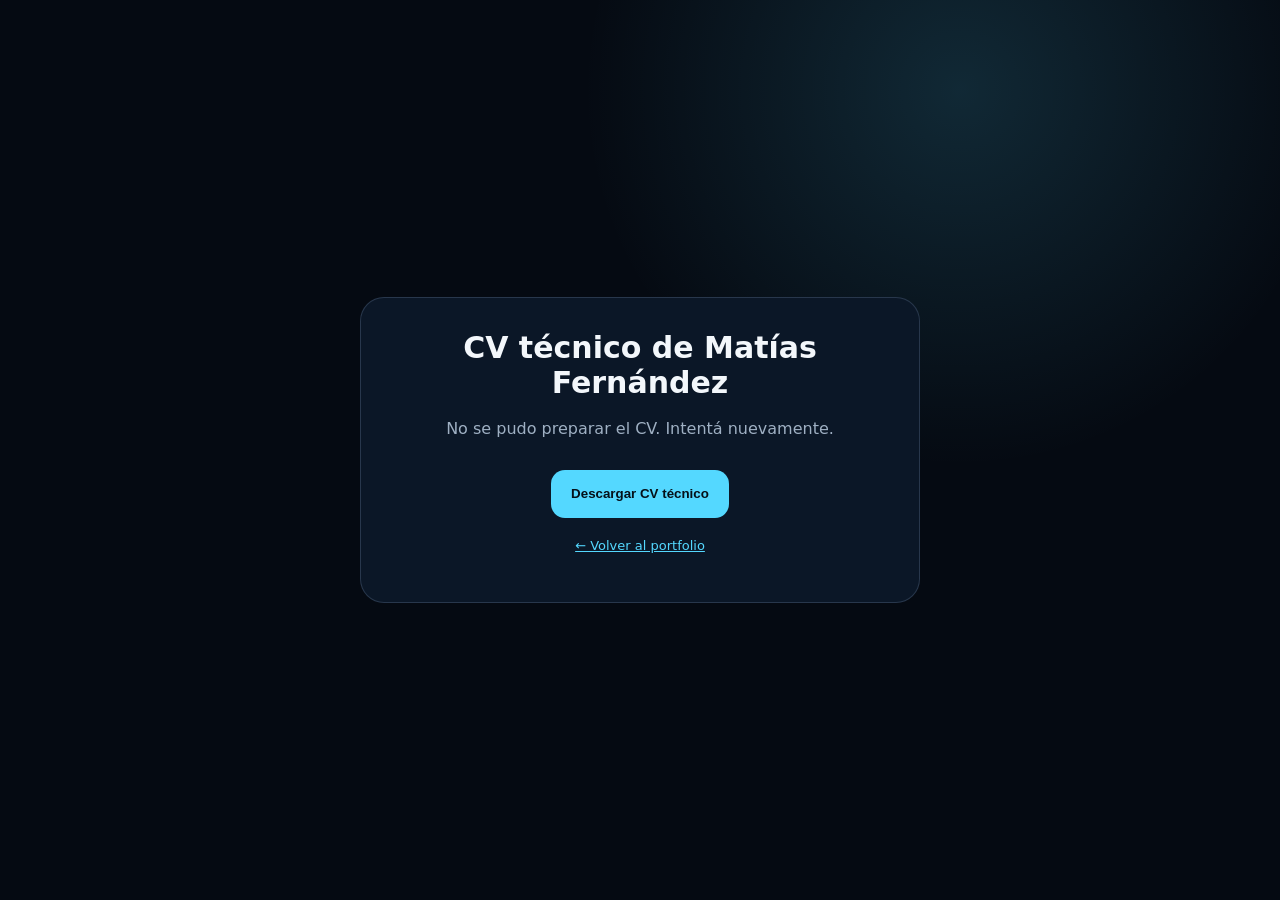
<file: cv-tecnico.html>
<!doctype html>
<html lang="es">
<head>
  <meta charset="utf-8" />
  <meta name="viewport" content="width=device-width,initial-scale=1" />
  <meta name="robots" content="noindex" />
  <title>Descargar CV técnico | Matías Fernández</title>
  <style>
    :root{color-scheme:dark;--bg:#050a12;--panel:#0b1727;--line:rgba(155,187,223,.2);--text:#f3f7fb;--muted:#9fb0c3;--accent:#54d8ff}
    *{box-sizing:border-box}body{margin:0;min-height:100vh;display:grid;place-items:center;padding:24px;background:radial-gradient(circle at 75% 10%,rgba(84,216,255,.15),transparent 30%),var(--bg);font-family:Inter,system-ui,-apple-system,"Segoe UI",sans-serif;color:var(--text)}
    main{width:min(560px,100%);padding:32px;border:1px solid var(--line);border-radius:24px;background:var(--panel);text-align:center}h1{margin:0 0 12px;font-size:30px}p{color:var(--muted);line-height:1.6}.btn{display:inline-flex;align-items:center;justify-content:center;min-height:48px;padding:0 20px;margin-top:12px;border:0;border-radius:14px;background:var(--accent);color:#051019;font-weight:800;cursor:pointer}.btn:disabled{opacity:.6;cursor:wait}.small{font-size:13px;margin-top:18px}
  </style>
</head>
<body>
  <main>
    <h1>CV técnico de Matías Fernández</h1>
    <p id="status">Preparando el PDF para descargar…</p>
    <button class="btn" id="download" type="button">Descargar CV técnico</button>
    <p class="small"><a href="/" style="color:var(--accent)">← Volver al portfolio</a></p>
  </main>
  <script>
    const button = document.getElementById('download');
    const status = document.getElementById('status');
    const parts = [
      '/assets/cv-small/part1.txt',
      '/assets/cv-small/part2.txt',
      '/assets/cv-small/part3.txt',
      '/assets/cv-small/part4.txt',
      '/assets/cv-small/part5a.txt',
      '/assets/cv-small/part5b.txt',
      '/assets/cv-small/part6.txt',
      '/assets/cv-small/part7.txt'
    ];

    async function downloadCV() {
      button.disabled = true;
      status.textContent = 'Preparando el PDF para descargar…';
      try {
        const chunks = await Promise.all(parts.map(async (path) => {
          const response = await fetch(path, {cache: 'force-cache'});
          if (!response.ok) throw new Error('No se pudo cargar ' + path);
          return (await response.text()).trim();
        }));
        const binary = atob(chunks.join(''));
        const bytes = new Uint8Array(binary.length);
        for (let i = 0; i < binary.length; i++) bytes[i] = binary.charCodeAt(i);
        const blob = new Blob([bytes], {type: 'application/pdf'});
        const url = URL.createObjectURL(blob);
        const link = document.createElement('a');
        link.href = url;
        link.download = 'CV_Matias_Fernandez_IT_Tecnico_ES.pdf';
        document.body.appendChild(link);
        link.click();
        link.remove();
        setTimeout(() => URL.revokeObjectURL(url), 1500);
        status.textContent = 'Listo. Si la descarga no comenzó, tocá el botón nuevamente.';
      } catch (error) {
        console.error(error);
        status.textContent = 'No se pudo preparar el CV. Intentá nuevamente.';
      } finally {
        button.disabled = false;
      }
    }

    button.addEventListener('click', downloadCV);
    setTimeout(downloadCV, 250);
  </script>
</body>
</html>
</file>
<file: styles.css>
:root{
  --bg:#050a12;
  --bg-soft:#07111f;
  --panel:#0b1727;
  --panel-2:#0e1d30;
  --line:rgba(155,187,223,.16);
  --text:#f3f7fb;
  --muted:#9fb0c3;
  --accent:#54d8ff;
  --accent-2:#79ffcf;
  --shadow:0 30px 80px rgba(0,0,0,.35);
  --radius:24px;
  --container:1160px;
}
*{box-sizing:border-box}
html{scroll-behavior:smooth}
body{margin:0;font-family:Inter,ui-sans-serif,system-ui,-apple-system,BlinkMacSystemFont,"Segoe UI",sans-serif;background:
  radial-gradient(circle at 80% 10%,rgba(44,126,194,.18),transparent 26%),
  radial-gradient(circle at 10% 35%,rgba(51,214,191,.08),transparent 22%),var(--bg);color:var(--text);line-height:1.6}
a{color:inherit;text-decoration:none}
img{max-width:100%;display:block}
button{font:inherit}
.container{width:min(var(--container),calc(100% - 40px));margin-inline:auto}
.section-shell{padding:110px 0;position:relative}
.skip-link{position:absolute;left:-9999px;top:10px;background:#fff;color:#000;padding:10px 14px;border-radius:8px;z-index:999}.skip-link:focus{left:10px}
.site-header{position:sticky;top:0;z-index:50;background:rgba(5,10,18,.72);backdrop-filter:blur(18px);border-bottom:1px solid transparent;transition:.25s}.site-header.scrolled{border-bottom-color:var(--line)}
.nav-wrap{height:76px;display:flex;align-items:center;justify-content:space-between}
.brand{display:flex;align-items:center;gap:12px;font-weight:760}.brand-mark{display:grid;place-items:center;width:38px;height:38px;border:1px solid rgba(84,216,255,.5);border-radius:12px;background:linear-gradient(145deg,rgba(84,216,255,.12),rgba(121,255,207,.04));font-size:13px;letter-spacing:.06em}.brand-text{letter-spacing:-.02em}
.nav{display:flex;gap:28px;align-items:center}.nav a{font-size:14px;color:var(--muted);transition:.2s}.nav a:hover{color:var(--text)}
.menu-toggle{display:none;background:none;border:0;padding:8px}.menu-toggle span{display:block;width:24px;height:2px;background:#fff;margin:5px 0}
.hero{min-height:calc(100vh - 76px);display:grid;align-items:center;padding-top:70px;overflow:hidden}
.hero:after{content:"";position:absolute;inset:0;background-image:linear-gradient(rgba(123,160,194,.04) 1px,transparent 1px),linear-gradient(90deg,rgba(123,160,194,.04) 1px,transparent 1px);background-size:46px 46px;mask-image:linear-gradient(to bottom,rgba(0,0,0,.85),transparent 95%);pointer-events:none}
.hero-grid{display:grid;grid-template-columns:1.15fr .85fr;gap:70px;align-items:center;position:relative;z-index:1}
.eyebrow{margin:0 0 18px;color:var(--accent);font-size:12px;font-weight:800;letter-spacing:.18em}
h1,h2,h3,p{margin-top:0}h1{font-size:clamp(48px,6vw,78px);line-height:1.02;letter-spacing:-.055em;margin-bottom:26px;max-width:820px}h1 span{color:transparent;background:linear-gradient(90deg,var(--accent),var(--accent-2));background-clip:text;-webkit-background-clip:text}h2{font-size:clamp(34px,4.2vw,56px);line-height:1.05;letter-spacing:-.045em;margin-bottom:18px}h3{letter-spacing:-.025em}
.hero-lead{font-size:18px;color:#c2d0df;max-width:730px;margin-bottom:34px}.hero-actions{display:flex;flex-wrap:wrap;gap:12px;margin-bottom:48px}.btn{display:inline-flex;align-items:center;justify-content:center;min-height:48px;padding:0 20px;border-radius:14px;border:1px solid var(--line);cursor:pointer;font-weight:750;font-size:14px;transition:transform .2s,border-color .2s,background .2s}.btn:hover{transform:translateY(-2px)}.btn-primary{background:linear-gradient(135deg,var(--accent),#6fead1);color:#041018;border:0}.btn-secondary{background:rgba(255,255,255,.035)}.btn-ghost{border-color:transparent;color:#b7c7d8}.btn-ghost:hover{border-color:var(--line)}
.hero-proof{display:grid;grid-template-columns:repeat(3,1fr);gap:12px}.hero-proof div{padding-top:15px;border-top:1px solid var(--line)}.hero-proof strong,.hero-proof span{display:block}.hero-proof strong{font-size:14px}.hero-proof span{font-size:12px;color:var(--muted);margin-top:4px}
.hero-visual{display:flex;justify-content:center}.portrait-frame{position:relative;width:min(100%,430px);aspect-ratio:.79;border-radius:36px;padding:12px;background:linear-gradient(160deg,rgba(84,216,255,.28),rgba(255,255,255,.03) 28%,rgba(121,255,207,.15));box-shadow:var(--shadow)}.portrait-frame:before{content:"";position:absolute;inset:-1px;border-radius:36px;background:linear-gradient(140deg,rgba(84,216,255,.45),transparent 40%,rgba(121,255,207,.25));z-index:-1}.portrait-frame img{width:100%;height:100%;object-fit:cover;object-position:center 24%;border-radius:27px;filter:saturate(.88) contrast(1.04)}.portrait-grid{position:absolute;inset:0;border-radius:36px;background-image:linear-gradient(rgba(255,255,255,.025) 1px,transparent 1px),linear-gradient(90deg,rgba(255,255,255,.025) 1px,transparent 1px);background-size:24px 24px;pointer-events:none;z-index:2}.status-card{position:absolute;left:-28px;bottom:32px;display:flex;align-items:center;gap:10px;padding:13px 16px;background:rgba(5,10,18,.88);border:1px solid var(--line);backdrop-filter:blur(10px);border-radius:14px;font-size:12px;z-index:3}.status-dot{width:8px;height:8px;background:var(--accent-2);border-radius:50%;box-shadow:0 0 0 6px rgba(121,255,207,.08)}.tech-chip{position:absolute;z-index:3;padding:7px 10px;background:#07111f;border:1px solid rgba(84,216,255,.24);border-radius:11px;font-size:11px;font-weight:800;letter-spacing:.08em}.chip-1{right:-18px;top:14%}.chip-2{right:-26px;top:31%}.chip-3{right:-15px;top:48%}
.section-heading{max-width:760px;margin-bottom:48px}.section-heading>p:last-child{color:var(--muted);font-size:17px}
.cards-grid{display:grid;grid-template-columns:repeat(4,1fr);gap:16px}.skill-card{padding:28px 24px;border:1px solid var(--line);border-radius:22px;background:linear-gradient(160deg,rgba(255,255,255,.035),rgba(255,255,255,.012));min-height:330px;transition:.25s}.skill-card:hover{transform:translateY(-5px);border-color:rgba(84,216,255,.26)}.card-index{font-size:11px;color:var(--accent);font-weight:800}.skill-card h3{font-size:26px;margin:54px 0 12px}.skill-card p{color:var(--muted);font-size:14px}.tag-list{display:flex;gap:8px;flex-wrap:wrap;padding:0;margin:22px 0 0;list-style:none}.tag-list li{padding:6px 9px;border-radius:9px;border:1px solid var(--line);background:rgba(255,255,255,.025);font-size:11px;color:#c3d3e4}
.experience{background:linear-gradient(to bottom,transparent,rgba(9,20,34,.72),transparent)}.timeline{border-top:1px solid var(--line)}.timeline-item{display:grid;grid-template-columns:210px 1fr;gap:42px;padding:44px 0;border-bottom:1px solid var(--line)}.timeline-date{font-size:12px;color:var(--accent);font-weight:800;letter-spacing:.12em;padding-top:4px}.timeline-body{max-width:820px}.role-head{display:flex;align-items:flex-start;justify-content:space-between;gap:18px}.role-head h3{font-size:25px;margin-bottom:4px}.role-head p{color:var(--muted);font-size:14px}.role-badge{flex:0 0 auto;border:1px solid var(--line);padding:6px 9px;border-radius:9px;font-size:10px;color:#bdd0df;font-weight:800;letter-spacing:.1em}.timeline-body>p{color:#c3d1df}.timeline-body ul{padding-left:18px;margin-bottom:0;color:var(--muted)}.timeline-body li+li{margin-top:7px}
.fiber-feature{overflow:hidden}.fiber-grid{display:grid;grid-template-columns:.72fr 1.28fr;gap:68px;align-items:center}.fiber-number{display:flex;align-items:flex-end;gap:18px}.big-number{font-size:clamp(150px,21vw,290px);line-height:.7;font-weight:900;letter-spacing:-.08em;color:transparent;-webkit-text-stroke:1px rgba(84,216,255,.75);text-shadow:0 0 60px rgba(84,216,255,.09)}.fiber-number div{padding-bottom:12px}.fiber-number strong,.fiber-number span{display:block}.fiber-number strong{font-size:34px}.fiber-number div span{color:var(--muted);font-size:13px;max-width:140px}.fiber-copy>p:not(.eyebrow){color:var(--muted);font-size:17px}.fiber-path{display:flex;align-items:center;margin:36px 0 32px;overflow:auto;padding-bottom:5px}.fiber-path span{white-space:nowrap;border:1px solid rgba(84,216,255,.24);padding:8px 11px;border-radius:10px;font-size:11px;font-weight:750}.fiber-path i{display:block;width:36px;min-width:36px;height:1px;background:linear-gradient(90deg,var(--accent),rgba(84,216,255,.15));position:relative}.fiber-path i:after{content:"";position:absolute;right:0;top:-2px;width:5px;height:5px;border-radius:50%;background:var(--accent)}.fiber-details{display:grid;grid-template-columns:repeat(2,1fr);gap:12px}.fiber-details div{padding:18px;border:1px solid var(--line);border-radius:15px;background:rgba(255,255,255,.02)}.fiber-details strong,.fiber-details span{display:block}.fiber-details span{color:var(--muted);font-size:12px;margin-top:4px}
.projects{background:linear-gradient(to bottom,rgba(9,20,34,.58),transparent)}.project-grid{display:grid;grid-template-columns:1.15fr .85fr;gap:18px}.project-card{border:1px solid var(--line);border-radius:24px;padding:30px;background:linear-gradient(155deg,rgba(255,255,255,.04),rgba(255,255,255,.01));display:flex;flex-direction:column;min-height:520px}.project-featured{background:radial-gradient(circle at 100% 0,rgba(84,216,255,.12),transparent 30%),linear-gradient(155deg,rgba(255,255,255,.04),rgba(255,255,255,.01))}.project-topline{display:flex;justify-content:space-between;font-size:10px;font-weight:800;letter-spacing:.13em;color:var(--accent);margin-bottom:55px}.project-card h3{font-size:38px;margin-bottom:12px}.project-intro{color:#bccddd;font-size:16px;max-width:650px}.case-grid{display:grid;grid-template-columns:repeat(3,1fr);gap:12px;margin:30px 0}.case-grid.compact{grid-template-columns:1fr}.case-grid div{border-top:1px solid var(--line);padding-top:13px}.case-grid span{font-size:10px;color:var(--accent);font-weight:800;text-transform:uppercase;letter-spacing:.1em}.case-grid p{font-size:13px;color:var(--muted);margin:7px 0 0}.project-footer{margin-top:auto;display:flex;justify-content:space-between;gap:18px;align-items:flex-end}.project-footer .tag-list{margin:0}.text-link{font-size:13px;font-weight:800;white-space:nowrap;color:var(--accent)}
.education-grid{display:grid;grid-template-columns:.9fr 1.1fr;gap:80px;align-items:start}.education-list{display:grid;gap:14px}.education-list article{display:flex;align-items:center;gap:18px;padding:24px;border:1px solid var(--line);border-radius:18px;background:rgba(255,255,255,.025)}.edu-icon{display:grid;place-items:center;width:58px;height:58px;border:1px solid rgba(84,216,255,.22);border-radius:15px;color:var(--accent);font-size:10px;font-weight:900;letter-spacing:.1em}.education-list h3{margin:0 0 4px;font-size:20px}.education-list p{margin:0;color:var(--muted);font-size:13px}
.contact-card{padding:48px;border:1px solid rgba(84,216,255,.18);border-radius:28px;background:radial-gradient(circle at 90% 20%,rgba(84,216,255,.11),transparent 27%),linear-gradient(145deg,rgba(255,255,255,.045),rgba(255,255,255,.012));display:flex;justify-content:space-between;gap:42px;align-items:center}.contact-card>div:first-child{max-width:720px}.contact-card h2{font-size:clamp(32px,4vw,48px)}.contact-card p:last-child{color:var(--muted)}.contact-actions{display:flex;flex-direction:column;gap:10px;min-width:220px}
.footer{border-top:1px solid var(--line);padding:28px 0}.footer-wrap{display:flex;justify-content:space-between;gap:20px;color:#72869a;font-size:11px;letter-spacing:.06em}
.toast{position:fixed;left:50%;bottom:24px;transform:translate(-50%,20px);background:#e9f9ff;color:#07111f;padding:11px 15px;border-radius:12px;font-size:13px;font-weight:750;opacity:0;pointer-events:none;transition:.25s;z-index:100}.toast.show{opacity:1;transform:translate(-50%,0)}
.reveal{opacity:0;transform:translateY(20px);transition:opacity .65s ease,transform .65s ease}.reveal.in{opacity:1;transform:none}
@media (prefers-reduced-motion:reduce){html{scroll-behavior:auto}.reveal{opacity:1;transform:none;transition:none}.btn,.skill-card{transition:none}}
@media (max-width:1000px){.hero-grid{grid-template-columns:1fr .72fr;gap:36px}.cards-grid{grid-template-columns:repeat(2,1fr)}.fiber-grid{grid-template-columns:1fr}.fiber-number{justify-content:center}.project-grid{grid-template-columns:1fr}.education-grid{grid-template-columns:1fr;gap:30px}.contact-card{align-items:flex-start;flex-direction:column}.contact-actions{flex-direction:row;min-width:0}.project-card{min-height:420px}}
@media (max-width:760px){.section-shell{padding:82px 0}.container{width:min(var(--container),calc(100% - 28px))}.menu-toggle{display:block}.nav{position:absolute;top:76px;left:14px;right:14px;display:none;flex-direction:column;align-items:stretch;gap:0;padding:12px;border:1px solid var(--line);border-radius:16px;background:rgba(5,10,18,.96)}.nav.open{display:flex}.nav a{padding:12px}.hero{padding-top:40px}.hero-grid{grid-template-columns:1fr}.hero-copy{order:1}.hero-visual{order:0}.portrait-frame{width:min(80vw,330px)}.status-card{left:-12px}.tech-chip{display:none}.hero-proof{grid-template-columns:1fr}.hero-proof div{padding:12px 0}.cards-grid{grid-template-columns:1fr}.skill-card{min-height:250px}.skill-card h3{margin-top:36px}.timeline-item{grid-template-columns:1fr;gap:12px}.role-head{flex-direction:column}.fiber-number{justify-content:flex-start}.fiber-details{grid-template-columns:1fr}.case-grid{grid-template-columns:1fr}.project-footer{align-items:flex-start;flex-direction:column}.project-card{padding:24px}.project-topline{margin-bottom:40px}.contact-card{padding:28px}.contact-actions{flex-direction:column;width:100%}.footer-wrap{flex-direction:column}.big-number{font-size:160px}}
</file>
<file: web/styles.css>
:root{
  --bg:#0b0d0c;
  --bg-soft:#111412;
  --panel:#151916;
  --panel-2:#1a1f1b;
  --text:#f4f6f2;
  --muted:#aab3aa;
  --line:rgba(255,255,255,.09);
  --accent:#b7ff54;
  --cream:#f2efe5;
  --dark:#101210;
  --radius:22px;
  --shadow:0 24px 60px rgba(0,0,0,.28);
}

*{box-sizing:border-box}
html{scroll-behavior:smooth}
body{margin:0;background:var(--bg);color:var(--text);font-family:"DM Sans",system-ui,-apple-system,BlinkMacSystemFont,"Segoe UI",sans-serif;line-height:1.5;overflow-x:hidden}
a{color:inherit;text-decoration:none}
button,input,textarea{font:inherit}
img{max-width:100%;display:block}

.container{width:min(1160px,calc(100% - 40px));margin-inline:auto}
.section{padding:92px 0}
.eyebrow,.pill{font-size:.76rem;letter-spacing:.12em;font-weight:800;text-transform:uppercase}
.eyebrow{color:var(--accent)}
.pill{display:inline-flex;align-items:center;border:1px solid rgba(183,255,84,.26);background:rgba(183,255,84,.08);color:var(--accent);padding:9px 13px;border-radius:999px}

.site-header{position:sticky;top:0;z-index:50;background:rgba(11,13,12,.9);backdrop-filter:blur(16px);border-bottom:1px solid rgba(255,255,255,.06)}
.nav-wrap{min-height:74px;display:flex;align-items:center;justify-content:space-between;gap:28px}
.brand{display:flex;align-items:center;gap:11px;min-width:max-content}
.brand-mark{width:42px;height:42px;border-radius:13px;background:var(--accent);color:#111;font-family:Manrope,sans-serif;font-weight:900;display:grid;place-items:center;letter-spacing:-.04em}
.brand-copy{display:flex;flex-direction:column;line-height:1.08}
.brand-copy strong{font-family:Manrope,sans-serif;font-size:1rem}
.brand-copy small{font-size:.72rem;color:var(--muted);margin-top:4px}
.nav{display:flex;align-items:center;gap:24px;font-size:.9rem;color:#dce2dc}
.nav a{transition:.2s ease;white-space:nowrap}
.nav a:hover{color:var(--accent)}
.nav-cta{padding:11px 15px;border-radius:12px;background:#f3f5ef;color:#111!important;font-weight:800}
.menu-toggle{display:none;border:0;background:transparent;color:#fff;font-size:1.45rem;padding:8px;cursor:pointer}

.hero{padding:88px 0 82px;position:relative;overflow:hidden}
.hero:before{content:"";position:absolute;width:640px;height:640px;border-radius:50%;background:radial-gradient(circle,rgba(183,255,84,.09),transparent 66%);right:-180px;top:-180px;pointer-events:none}
.hero-grid{display:grid;grid-template-columns:minmax(0,1.03fr) minmax(420px,.97fr);align-items:center;gap:56px}
.hero-copy{min-width:0;position:relative;z-index:1}
.hero-copy h1{font-family:Manrope,sans-serif;font-size:clamp(3rem,5.4vw,5rem);line-height:.98;letter-spacing:-.05em;margin:23px 0 24px;max-width:720px}
.hero-copy h1 span{color:var(--accent)}
.hero-copy>p{font-size:1.08rem;color:#c0c8c0;max-width:650px;margin:0 0 28px}
.hero-actions,.final-actions{display:flex;gap:12px;flex-wrap:wrap}
.btn{display:inline-flex;align-items:center;justify-content:center;min-height:50px;padding:0 20px;border-radius:14px;font-weight:800;transition:transform .2s ease,background .2s ease,border-color .2s ease}
.btn:hover{transform:translateY(-2px)}
.btn-primary{background:var(--accent);color:#10130d;box-shadow:0 12px 34px rgba(183,255,84,.12)}
.btn-primary:hover{background:#c7ff76}
.btn-secondary{border:1px solid var(--line);background:rgba(255,255,255,.035);color:#eef1ec}
.btn-secondary:hover{border-color:rgba(255,255,255,.2);background:rgba(255,255,255,.06)}
.trust-row{display:flex;gap:12px 18px;flex-wrap:wrap;margin-top:26px;color:#aeb7ae;font-size:.84rem}
.trust-row span{white-space:nowrap}

.hero-showcase{display:grid;grid-template-columns:1fr 1fr;gap:14px;align-items:stretch;position:relative;min-width:0}
.browser{grid-column:1/-1;width:100%;background:#161b17;border:1px solid rgba(255,255,255,.11);border-radius:24px;box-shadow:0 30px 80px rgba(0,0,0,.34);overflow:hidden;transform:none}
.browser-bar{height:46px;padding:0 16px;display:flex;align-items:center;gap:7px;border-bottom:1px solid rgba(255,255,255,.08);background:#10130f}
.browser-bar i,.mock-top i{width:8px;height:8px;border-radius:50%;background:#414841}
.browser-bar span{margin-left:9px;color:#7d887e;font-size:.72rem;overflow:hidden;text-overflow:ellipsis;white-space:nowrap}
.browser-screen{min-height:350px;padding:44px 36px;display:flex;flex-direction:column;justify-content:flex-end;position:relative;overflow:hidden}
.demo-hotel{background:linear-gradient(145deg,#173225,#0b1911 60%,#273422)}
.demo-hotel:before{content:"";position:absolute;width:280px;height:280px;border-radius:50%;background:radial-gradient(circle,#79b74f30,transparent 70%);right:-40px;top:-40px}
.demo-hotel:after{content:"";position:absolute;inset:auto -20px -100px;height:200px;background:linear-gradient(140deg,transparent 0 28%,rgba(183,255,84,.09) 29% 45%,transparent 46%)}
.screen-badge{font-size:.7rem;letter-spacing:.12em;color:var(--accent);font-weight:800;position:relative;z-index:1}
.browser-screen h3{font-family:Manrope,sans-serif;font-size:clamp(2rem,3.2vw,2.7rem);line-height:1;letter-spacing:-.045em;margin:14px 0 12px;position:relative;z-index:1}
.browser-screen p{color:#c6cec5;font-size:.92rem;max-width:330px;margin:0 0 22px;position:relative;z-index:1}
.fake-btn{align-self:flex-start;background:var(--accent);color:#111;padding:11px 15px;border-radius:11px;font-weight:800;font-size:.82rem;position:relative;z-index:1}
.mini-card{position:static;width:auto;min-width:0;padding:16px 17px;border-radius:17px;background:rgba(25,30,26,.94);border:1px solid rgba(255,255,255,.1);box-shadow:none;display:flex;flex-direction:column;justify-content:center;gap:4px}
.mini-card strong{font-size:.86rem}.mini-card span{font-size:.74rem;color:var(--muted)}

.logos-strip{border-top:1px solid var(--line);border-bottom:1px solid var(--line);background:#0e110f}
.strip-inner{min-height:68px;display:flex;align-items:center;justify-content:center;gap:12px 18px;flex-wrap:wrap;color:#919a91;font-size:.88rem}.strip-inner b{color:#454c46}

.section-head{display:grid;grid-template-columns:minmax(0,1fr) minmax(280px,.72fr);gap:56px;align-items:end;margin-bottom:34px}
.section-head>div{min-width:0}
.section-head h2,.process-copy h2,.faq-grid h2,.final-card h2{font-family:Manrope,sans-serif;font-size:clamp(2.25rem,4vw,4.2rem);line-height:1.02;letter-spacing:-.045em;margin:10px 0 0}
.section-head p{color:var(--muted);font-size:1rem;margin:0;max-width:460px;justify-self:end}

.filters{display:flex;gap:9px;flex-wrap:wrap;margin-bottom:26px}
.filter{border:1px solid var(--line);background:#111411;color:#aeb5ae;padding:10px 14px;border-radius:999px;cursor:pointer;transition:.2s ease}
.filter:hover,.filter.is-active{background:var(--accent);border-color:var(--accent);color:#10130d;font-weight:800}
.projects-grid{display:grid;grid-template-columns:repeat(2,minmax(0,1fr));gap:22px;align-items:stretch}
.project-card{display:flex;flex-direction:column;min-width:0;border:1px solid var(--line);background:var(--panel);border-radius:var(--radius);overflow:hidden;transition:transform .28s ease,border-color .28s ease,opacity .25s ease}
.project-card:hover{transform:translateY(-4px);border-color:rgba(183,255,84,.25)}
.project-card.is-hidden{display:none}
.project-visual{padding:24px;min-height:280px;display:flex;align-items:center;justify-content:center;position:relative;overflow:hidden}
.visual-camila{background:linear-gradient(145deg,#254330,#0e1b13)}
.visual-hostel{background:linear-gradient(145deg,#1f3251,#111827)}
.visual-nutrir{background:linear-gradient(145deg,#4b2c19,#1e1410)}
.visual-kadabra{background:linear-gradient(145deg,#382351,#15101e)}
.visual-fe{background:linear-gradient(145deg,#4b3624,#1a140f)}
.project-visual:before{content:"";position:absolute;width:260px;height:260px;border-radius:50%;background:rgba(255,255,255,.045);top:-120px;right:-80px}
.mock-browser{width:88%;max-width:500px;background:#0d100e;border:1px solid rgba(255,255,255,.14);border-radius:16px;overflow:hidden;box-shadow:0 20px 50px rgba(0,0,0,.3);transform:none;position:relative;z-index:1}
.mock-top{height:31px;display:flex;align-items:center;gap:5px;padding:0 10px;border-bottom:1px solid rgba(255,255,255,.07)}
.mock-top i{width:6px;height:6px}
.mock-screen{min-height:178px;padding:28px 24px;display:flex;flex-direction:column;justify-content:flex-end;background:linear-gradient(160deg,rgba(255,255,255,.055),rgba(255,255,255,.01))}
.mock-screen span{font-size:.62rem;letter-spacing:.14em;font-weight:800;color:var(--accent)}
.mock-screen strong{font-family:Manrope,sans-serif;font-size:1.55rem;line-height:1.05;margin:9px 0 7px;max-width:320px}
.mock-screen small{color:#aeb6ad;font-size:.72rem}
.project-body{padding:27px 28px 30px;display:flex;flex-direction:column;flex:1}
.project-meta{display:flex;justify-content:space-between;gap:14px;color:#839083;font-size:.75rem;text-transform:uppercase;letter-spacing:.08em;font-weight:700}
.project-body h3{font-family:Manrope,sans-serif;font-size:1.7rem;letter-spacing:-.03em;margin:11px 0 9px}
.project-body p{color:#aeb7ae;margin:0 0 18px}
.project-body ul{display:flex;flex-wrap:wrap;gap:8px;list-style:none;padding:0;margin:0 0 22px}
.project-body li{font-size:.74rem;border:1px solid var(--line);border-radius:999px;padding:6px 9px;color:#b8c0b8}
.project-body>a{color:var(--accent);font-weight:800;font-size:.9rem;margin-top:auto}
.project-idea{display:flex;min-height:100%;background:linear-gradient(140deg,#1c251a,#111511)}
.idea-inner{padding:42px;display:flex;flex-direction:column;justify-content:center;align-items:flex-start;min-height:100%}
.idea-inner h3{font-family:Manrope,sans-serif;font-size:2.4rem;line-height:1;letter-spacing:-.04em;margin:15px 0 13px}.idea-inner p{color:var(--muted);max-width:460px;margin:0 0 24px}

.services{background:var(--cream);color:var(--dark)}
.services .eyebrow{color:#486d1b}.services .section-head p{color:#5f665d}
.service-grid{display:grid;grid-template-columns:repeat(3,minmax(0,1fr));gap:15px}
.service-card{background:#fff;border:1px solid #e3e2da;border-radius:20px;padding:28px;min-height:210px;transition:transform .2s ease,box-shadow .2s ease}.service-card:hover{transform:translateY(-4px);box-shadow:0 18px 45px rgba(31,37,27,.08)}
.service-card>span{display:grid;place-items:center;width:35px;height:35px;border-radius:10px;background:#edfbd8;color:#385815;font-weight:900;font-size:.76rem}
.service-card h3{font-family:Manrope,sans-serif;font-size:1.25rem;margin:28px 0 8px}.service-card p{color:#5f665d;margin:0;font-size:.91rem}

.process{background:#0f120f}
.process-grid{display:grid;grid-template-columns:minmax(0,.85fr) minmax(0,1.15fr);gap:72px;align-items:start}
.process-copy{position:sticky;top:110px}.process-copy p{color:var(--muted);max-width:420px;margin:20px 0 24px}.text-link{color:var(--accent);font-weight:800}
.steps{display:grid;gap:12px}.steps article{display:grid;grid-template-columns:58px minmax(0,1fr);gap:18px;padding:24px;border:1px solid var(--line);border-radius:20px;background:#131713}.steps article>span{width:48px;height:48px;border-radius:15px;display:grid;place-items:center;background:rgba(183,255,84,.1);color:var(--accent);font-weight:900}.steps h3{font-family:Manrope,sans-serif;margin:1px 0 6px;font-size:1.15rem}.steps p{color:var(--muted);margin:0;font-size:.9rem}

.niches{background:#101310}.niche-grid{display:grid;grid-template-columns:repeat(4,minmax(0,1fr));gap:10px}.niche-grid span{padding:18px 12px;border:1px solid var(--line);background:#141814;border-radius:15px;color:#c2cac2;text-align:center;font-size:.9rem;transition:.2s ease}.niche-grid span:hover{border-color:rgba(183,255,84,.25);color:var(--accent)}

.faq-section{background:#0c0f0d}.faq-grid{display:grid;grid-template-columns:minmax(0,.72fr) minmax(0,1.2fr);gap:72px;align-items:start}.faq details{border-bottom:1px solid var(--line);padding:0}.faq summary{list-style:none;cursor:pointer;padding:22px 2px;font-family:Manrope,sans-serif;font-weight:700}.faq summary::-webkit-details-marker{display:none}.faq summary:after{content:"+";float:right;color:var(--accent);font-size:1.2rem}.faq details[open] summary:after{content:"−"}.faq p{color:var(--muted);margin:0;padding:0 36px 22px 2px;font-size:.92rem}

.final-cta{padding:0 0 88px}.final-card{border:1px solid rgba(183,255,84,.18);background:radial-gradient(circle at 85% 20%,rgba(183,255,84,.13),transparent 35%),linear-gradient(145deg,#151b14,#101310);border-radius:30px;padding:64px 40px;text-align:center;box-shadow:var(--shadow)}.final-card h2{max-width:820px;margin:14px auto 18px}.final-card p{max-width:650px;color:var(--muted);margin:0 auto 28px}.final-actions{justify-content:center}

.whatsapp-float{position:fixed;right:18px;bottom:18px;z-index:45;width:54px;height:54px;border-radius:50%;display:grid;place-items:center;background:var(--accent);color:#10130d;font-weight:900;box-shadow:0 12px 30px rgba(0,0,0,.25);transition:transform .2s ease}.whatsapp-float:hover{transform:scale(1.07)}
.footer{border-top:1px solid var(--line);padding:28px 0;background:#090b0a}.footer-inner{display:flex;justify-content:space-between;gap:30px;align-items:center}.footer-inner>div:first-child{display:flex;flex-direction:column}.footer-inner strong{font-family:Manrope,sans-serif}.footer-inner span,.footer-links{color:#7f897f;font-size:.82rem}.footer-links{display:flex;gap:20px;flex-wrap:wrap}.footer-links a:hover{color:var(--accent)}

.reveal{opacity:0;transform:translateY(16px);transition:opacity .55s ease,transform .55s ease}.reveal.is-visible{opacity:1;transform:none}

@media (max-width:1020px){
  .hero-grid{grid-template-columns:1fr;gap:42px}
  .hero-copy{max-width:820px}
  .hero-showcase{max-width:720px;width:100%;margin-inline:auto}
  .section-head,.process-grid,.faq-grid{grid-template-columns:1fr;gap:28px}
  .section-head p{justify-self:start}
  .process-copy{position:static}
  .service-grid{grid-template-columns:repeat(2,minmax(0,1fr))}
  .niche-grid{grid-template-columns:repeat(3,minmax(0,1fr))}
}

@media (max-width:820px){
  .nav{display:none;position:absolute;left:20px;right:20px;top:76px;padding:14px;border:1px solid var(--line);background:#111511;border-radius:16px;flex-direction:column;align-items:stretch;box-shadow:var(--shadow)}
  .nav.is-open{display:flex}
  .nav a{display:block;padding:10px 8px}
  .nav-cta{text-align:center}
  .menu-toggle{display:block}
}

@media (max-width:720px){
  .container{width:min(100% - 24px,1160px)}
  .section{padding:70px 0}
  .nav-wrap{min-height:68px}
  .nav{left:12px;right:12px;top:70px}
  .hero{padding:58px 0 56px}
  .hero-grid{gap:36px}
  .hero-copy h1{font-size:clamp(2.65rem,13vw,4rem);line-height:1}
  .hero-copy>p{font-size:1rem}
  .hero-actions .btn{width:100%}
  .trust-row{gap:10px 14px;font-size:.79rem}
  .hero-showcase{grid-template-columns:1fr;gap:10px}
  .browser{grid-column:auto;border-radius:18px}
  .browser-screen{min-height:285px;padding:30px 22px}
  .browser-screen h3{font-size:2rem}
  .mini-card{padding:14px 15px}
  .strip-inner{justify-content:flex-start;padding:16px 0;gap:9px 12px;font-size:.8rem}
  .strip-inner b{display:none}
  .section-head{margin-bottom:26px}
  .section-head h2,.process-copy h2,.faq-grid h2,.final-card h2{font-size:2.45rem}
  .section-head p{font-size:.92rem}
  .filters{overflow-x:auto;flex-wrap:nowrap;padding-bottom:6px;margin-right:-12px;padding-right:12px}
  .filter{white-space:nowrap}
  .projects-grid{grid-template-columns:1fr}
  .project-visual{min-height:235px;padding:16px}
  .mock-browser{width:100%}
  .project-body{padding:23px}
  .project-meta{font-size:.66rem}
  .project-body h3{font-size:1.5rem}
  .idea-inner{padding:34px 24px}
  .idea-inner h3{font-size:2.05rem}
  .service-grid{grid-template-columns:1fr}
  .service-card{min-height:auto}
  .niche-grid{grid-template-columns:repeat(2,minmax(0,1fr))}
  .niche-grid span{padding:15px 8px;font-size:.82rem}
  .steps article{grid-template-columns:44px minmax(0,1fr);padding:18px;gap:12px}
  .steps article>span{width:40px;height:40px;border-radius:12px}
  .faq summary{font-size:.94rem}
  .final-cta{padding-bottom:62px}
  .final-card{padding:40px 20px;border-radius:24px}
  .final-actions .btn{width:100%}
  .footer-inner{flex-direction:column;align-items:flex-start}
  .footer-links{gap:14px}
  .whatsapp-float{width:50px;height:50px;right:14px;bottom:14px}
}

@media (max-width:420px){
  .brand-copy small{display:none}
  .hero-copy h1{font-size:2.7rem}
  .browser-screen{min-height:260px}
  .browser-screen h3{font-size:1.8rem}
  .project-meta{flex-direction:column;gap:4px}
  .niche-grid{grid-template-columns:1fr 1fr}
}

@media (prefers-reduced-motion:reduce){
  html{scroll-behavior:auto}
  .reveal{opacity:1;transform:none;transition:none}
  .btn,.project-card,.service-card,.whatsapp-float{transition:none}
}
</file>
